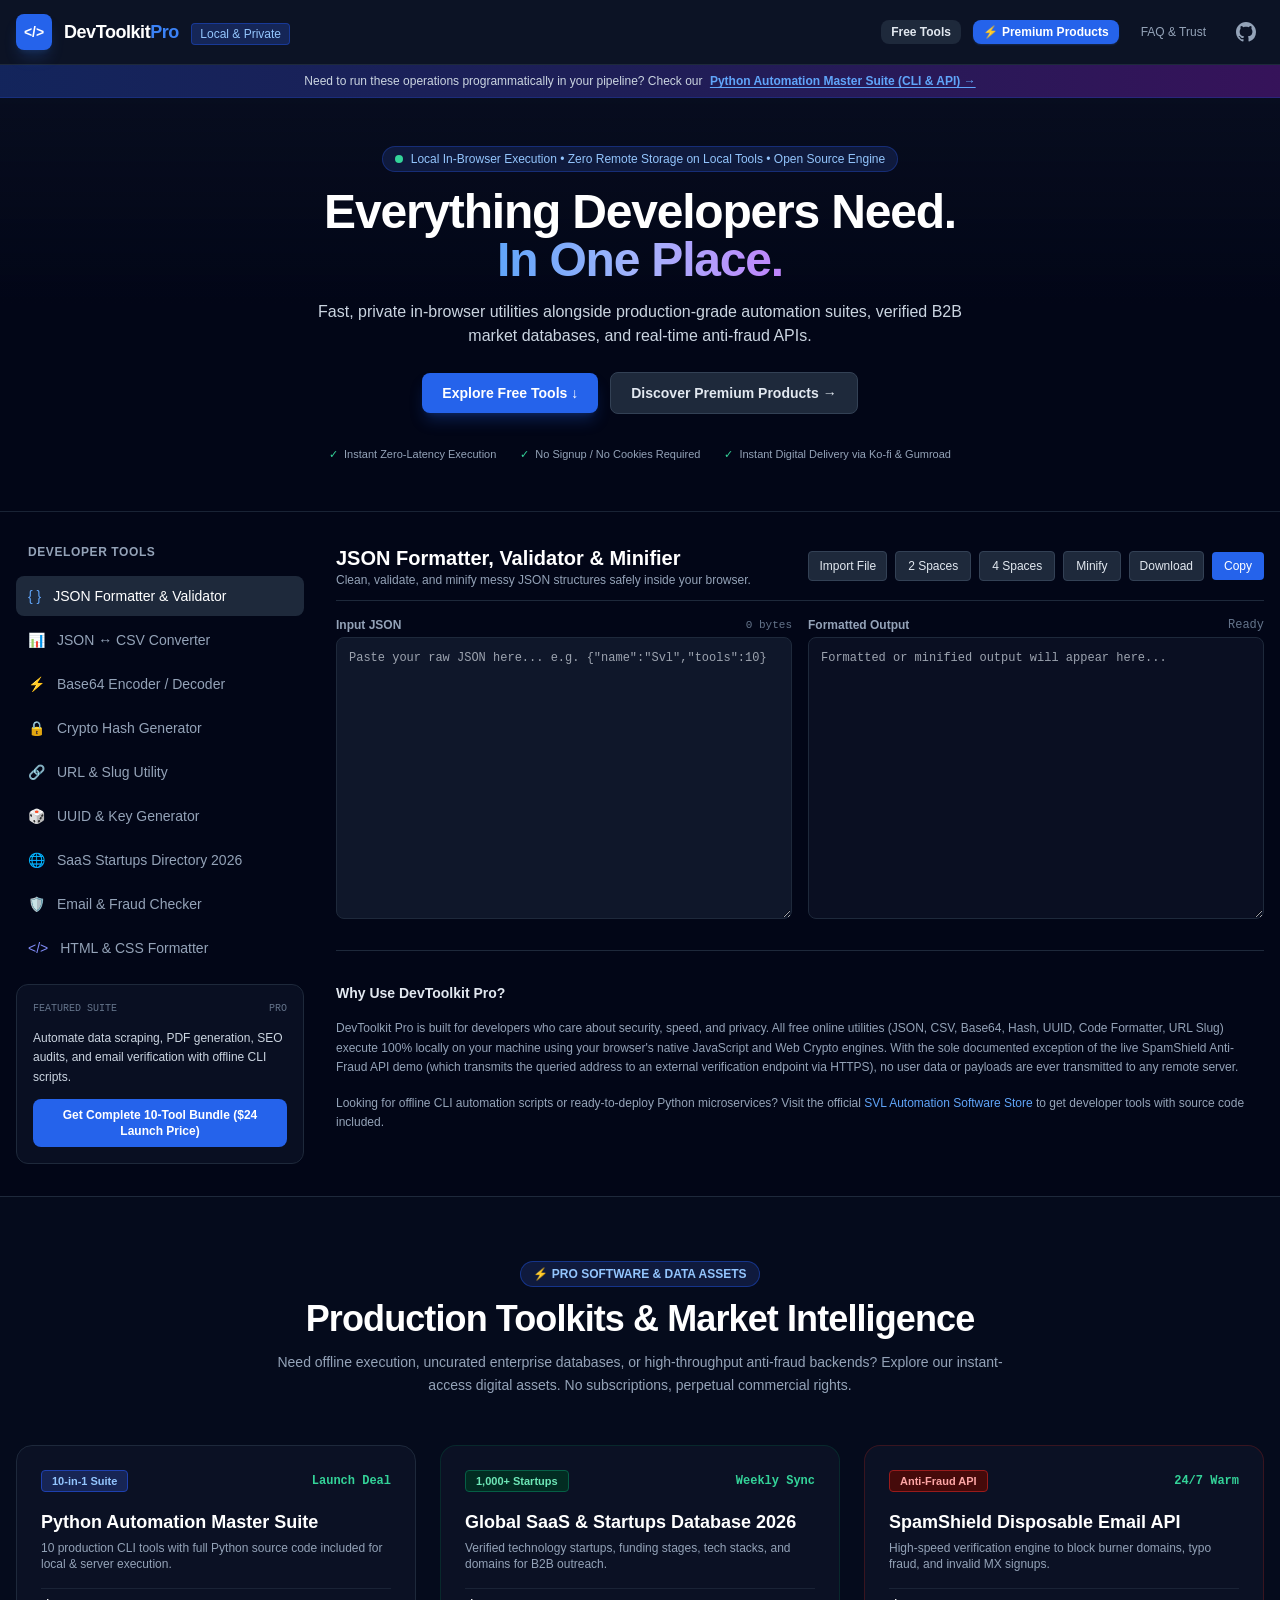
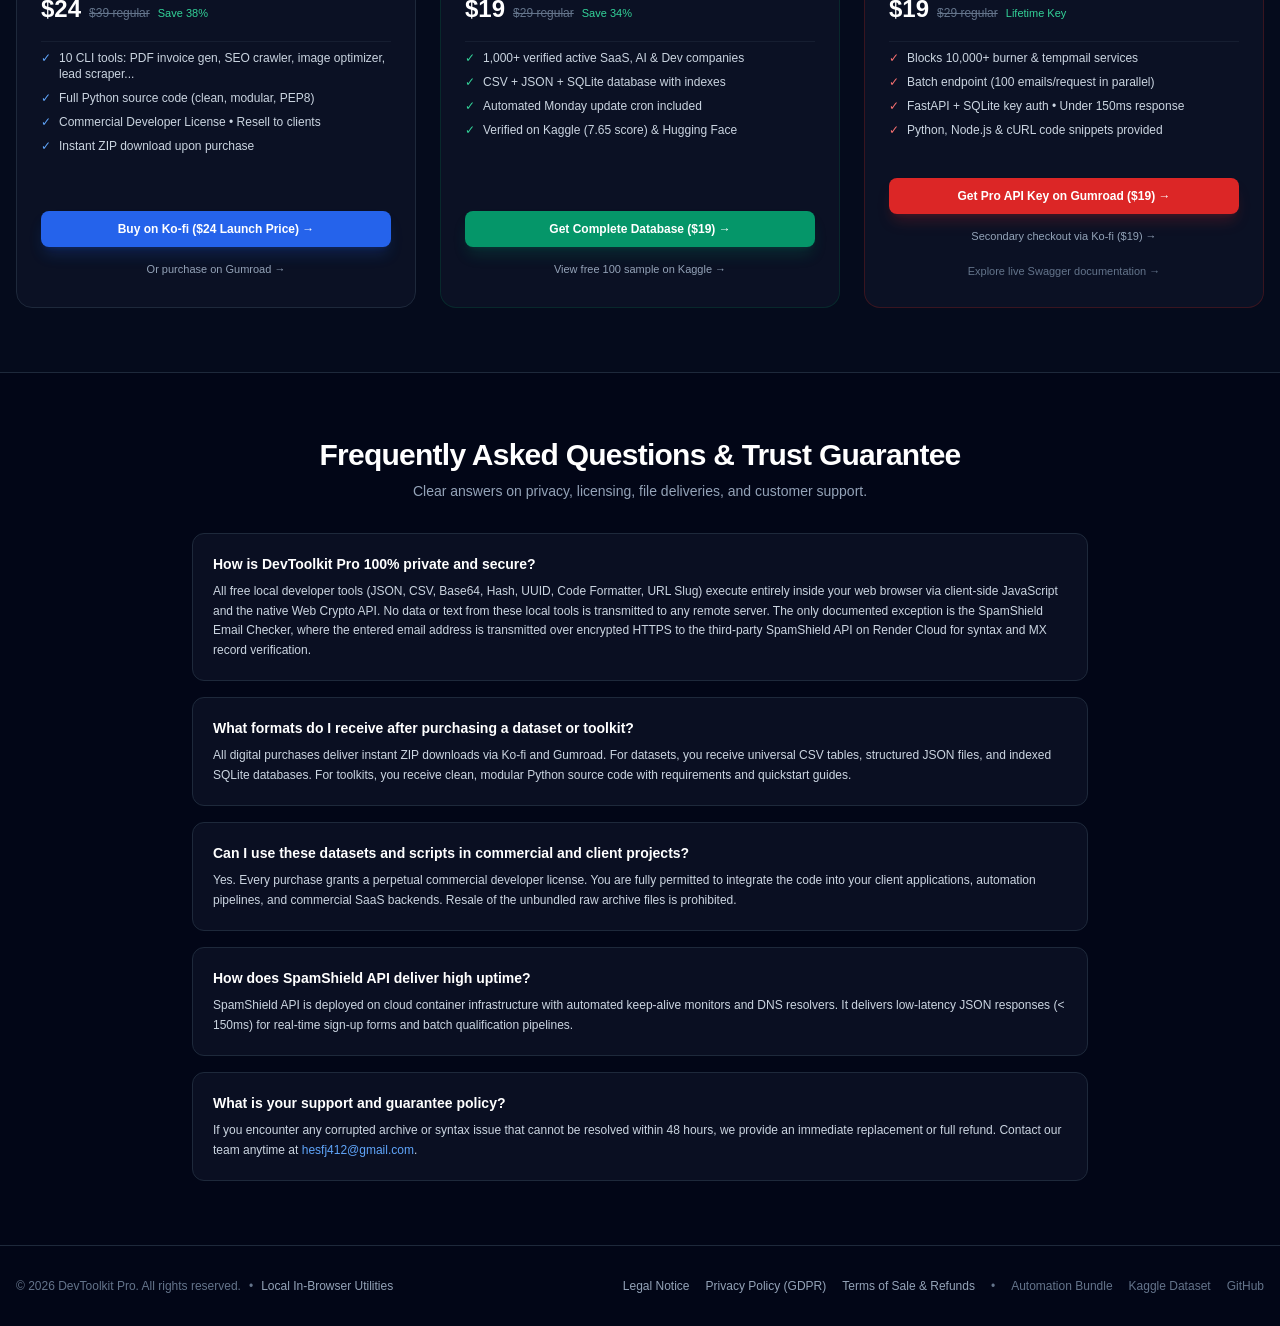
<file: index.html>
<!DOCTYPE html>
<html lang="en" class="dark">
<head>
  <meta charset="UTF-8">
  <meta name="viewport" content="width=device-width, initial-scale=1.0">
  <!-- Content Security Policy (Meta-tag Implementation):
       - default-src 'self': Restricts fallback resource origins to own domain.
       - script-src 'self' 'unsafe-inline': Permits local scripts (startups-data.js) and application inline scripts; eliminates 'unsafe-eval' thanks to precompiled Tailwind CSS. Note: 'unsafe-inline' allows inline script execution and does not protect against DOM/inline XSS.
       - style-src 'self' 'unsafe-inline': Permits local styles.css and inline style blocks.
       - img-src 'self' data: https:: Permits local, data URI, and HTTPS images.
       - connect-src 'self' https://spamshield-api-8kdt.onrender.com: Authorizes SpamShield email verification fetch API.
       - font-src 'self' data:: Permits system and data fonts.
       - object-src 'none': Disallows plugins.
       - base-uri 'self': Prevents <base> hijacking.
       - form-action 'self' https://ko-fi.com https://gumroad.com: Restricts HTML <form action="..."> targets (note: does not restrict standard <a href> navigation).
       * Note on GitHub Pages limitation: Meta tags cannot enforce 'frame-ancestors', 'report-uri', or 'sandbox'. -->
  <meta http-equiv="Content-Security-Policy" content="default-src 'self'; script-src 'self' 'unsafe-inline'; style-src 'self' 'unsafe-inline'; img-src 'self' data: https:; connect-src 'self' https://spamshield-api-8kdt.onrender.com; font-src 'self' data:; object-src 'none'; base-uri 'self'; form-action 'self' https://ko-fi.com https://gumroad.com;">
  <title>DevToolkit Pro | Developer Utilities, SaaS Startups Directory 2026 & Email Fraud Checker</title>
  <meta name="description" content="Free in-browser developer utilities: JSON formatter, JSON to CSV converter, Base64 encoder, SHA256 generator, Global SaaS Startups Directory 2026, and live Disposable Email & Fraud Checker API.">
  <meta name="keywords" content="json formatter online, json to csv, base64 encoder decoder, sha256 generator, saas startups directory 2026, tech companies database, disposable email checker, anti-fraud api, developer tools">
  <link rel="icon" type="image/svg+xml" href="favicon.svg">
  <link rel="canonical" href="https://svl550.github.io/dev-tools-hub/">

  <!-- Open Graph / Facebook -->
  <meta property="og:type" content="website">
  <meta property="og:url" content="https://svl550.github.io/dev-tools-hub/">
  <meta property="og:title" content="DevToolkit Pro | Fast, Private, Offline-Ready Developer Utilities">
  <meta property="og:description" content="9 high-performance developer tools in one web app. Local tools run 100% client-side with zero data collection; SpamShield connects to an external fraud verification API.">
  <meta property="og:image" content="https://svl550.github.io/dev-tools-hub/og-image.png?v=2">
  <meta property="og:image:width" content="1200">
  <meta property="og:image:height" content="630">

  <!-- Twitter Cards -->
  <meta name="twitter:card" content="summary_large_image">
  <meta name="twitter:url" content="https://svl550.github.io/dev-tools-hub/">
  <meta name="twitter:title" content="DevToolkit Pro | Fast, Private, Offline-Ready Developer Utilities">
  <meta name="twitter:description" content="9 high-performance developer tools in one web app. Local tools run 100% client-side with zero data collection; SpamShield connects to an external fraud verification API.">
  <meta name="twitter:image" content="https://svl550.github.io/dev-tools-hub/og-image.png?v=2">

  <!-- Precompiled & Minified Tailwind CSS -->
  <link rel="stylesheet" href="styles.css">
  <script type="application/ld+json">
  {
    "@context": "https://schema.org",
    "@type": "WebApplication",
    "name": "DevToolkit Pro",
    "url": "https://svl550.github.io/dev-tools-hub/",
    "applicationCategory": "DeveloperApplication",
    "operatingSystem": "All",
    "offers": {
      "@type": "Offer",
      "price": "0",
      "priceCurrency": "USD"
    },
    "description": "Free in-browser developer utilities including JSON formatting, CSV conversion, Base64 encoding, cryptographic hashing, and UUID generation."
  }
  </script>
  <style>
    /* WCAG 2.2 AA Focus Visible styling for keyboard navigation */
    :focus-visible {
      outline: 2px solid #3b82f6 !important;
      outline-offset: 2px !important;
    }
  </style>
</head>
<body class="bg-slate-950 text-slate-100 min-h-screen flex flex-col font-sans antialiased selection:bg-blue-600 selection:text-white">

  <!-- Header -->
  <header class="border-b border-slate-800 bg-slate-900/80 backdrop-blur sticky top-0 z-50">
    <div class="max-w-7xl mx-auto px-3 sm:px-4 h-16 flex items-center justify-between">
      <div class="flex items-center space-x-2 sm:space-x-3 min-w-0">
        <div class="w-8 h-8 sm:w-9 sm:h-9 shrink-0 rounded-lg bg-blue-600 flex items-center justify-center font-bold text-xs sm:text-sm text-white shadow-lg shadow-blue-500/20">
          &lt;/&gt;
        </div>
        <div class="truncate">
          <span class="text-sm sm:text-lg font-bold tracking-tight text-white whitespace-nowrap">DevToolkit<span class="text-blue-500">Pro</span></span>
          <span class="hidden sm:inline-block ml-2 px-2 py-0.5 text-xs rounded bg-blue-900/50 text-blue-300 border border-blue-700/50">Local &amp; Private</span>
        </div>
      </div>
      
      <div class="flex items-center space-x-1.5 sm:space-x-3 shrink-0">
        <a href="#tools-section" class="px-2 sm:px-2.5 py-1 text-xs font-semibold rounded-lg bg-slate-800 hover:bg-slate-700 text-slate-200 transition whitespace-nowrap">
          <span class="hidden sm:inline">Free </span>Tools
        </a>
        <a href="#premium-section" class="px-2 sm:px-2.5 py-1 text-xs font-semibold rounded-lg bg-blue-600 hover:bg-blue-500 text-white transition shadow-sm shadow-blue-500/20 whitespace-nowrap inline-flex items-center space-x-1">
          <span>⚡</span>
          <span class="hidden sm:inline"> Premium Products</span>
          <span class="sm:hidden"> Pro</span>
        </a>
        <a href="#faq-section" class="hidden md:inline-block px-2.5 py-1 text-xs text-slate-400 hover:text-slate-200 transition">
          FAQ &amp; Trust
        </a>
        <a href="https://github.com/Svl550/awesome-automation-tools" target="_blank" rel="noopener" class="p-1.5 sm:p-2 text-slate-400 hover:text-white transition" aria-label="GitHub">
          <svg class="w-5 h-5 fill-current" viewBox="0 0 24 24"><path d="M12 0C5.37 0 0 5.37 0 12c0 5.31 3.435 9.795 8.205 11.385.6.105.825-.255.825-.57 0-.285-.015-1.23-.015-2.235-3.015.555-3.795-.735-4.035-1.41-.135-.345-.72-1.41-1.23-1.695-.42-.225-1.02-.78-.015-.795.945-.015 1.62.87 1.845 1.23 1.08 1.815 2.805 1.305 3.495.99.105-.78.42-1.305.765-1.605-2.67-.3-5.46-1.335-5.46-5.925 0-1.305.465-2.385 1.23-3.225-.12-.3-.54-1.53.12-3.18 0 0 1.005-.315 3.3 1.23.96-.27 1.98-.405 3-.405s2.04.135 3 .405c2.295-1.56 3.3-1.23 3.3-1.23.66 1.65.24 2.88.12 3.18.765.84 1.23 1.905 1.23 3.225 0 4.605-2.805 5.625-5.475 5.925.435.375.81 1.095.81 2.22 0 1.605-.015 2.895-.015 3.3 0 .315.225.69.825.57A12.02 12.02 0 0024 12c0-6.63-5.37-12-12-12z"/></svg>
        </a>
      </div>
    </div>
  </header>

  <!-- Notification Banner (Gumroad Upsell) -->
  <div class="bg-gradient-to-r from-blue-900/60 via-indigo-900/60 to-purple-900/60 border-b border-blue-800/40 px-4 py-2 text-center text-xs text-slate-300">
    Need to run these operations programmatically in your pipeline? Check our 
    <a href="https://ko-fi.com/s/05e0bbb484" target="_blank" rel="noopener" class="font-semibold text-blue-400 hover:text-blue-300 underline underline-offset-2 ml-1">
      Python Automation Master Suite (CLI & API) &rarr;
    </a>
  </div>

  <!-- Hero Section -->
  <section class="border-b border-slate-800/80 bg-gradient-to-b from-slate-900/40 via-slate-950 to-slate-950 py-12 px-4">
    <div class="max-w-5xl mx-auto text-center space-y-4">
      <div class="inline-flex items-center space-x-2 px-3 py-1 rounded-full bg-blue-950/60 border border-blue-800/50 text-blue-300 text-xs font-medium">
        <span class="w-2 h-2 rounded-full bg-emerald-400 animate-pulse"></span>
        <span>Local In-Browser Execution &bull; Zero Remote Storage on Local Tools &bull; Open Source Engine</span>
      </div>
      <h1 class="text-3xl sm:text-5xl font-extrabold tracking-tight text-white max-w-3xl mx-auto leading-tight">
        Everything Developers Need. <br class="hidden sm:inline"><span class="text-transparent bg-clip-text bg-gradient-to-r from-blue-400 via-indigo-300 to-purple-400">In One Place.</span>
      </h1>
      <p class="text-sm sm:text-base text-slate-300 max-w-2xl mx-auto leading-relaxed">
        Fast, private in-browser utilities alongside production-grade automation suites, verified B2B market databases, and real-time anti-fraud APIs.
      </p>
      <div class="flex flex-wrap items-center justify-center gap-3 pt-2">
        <a href="#tools-section" class="px-5 py-2.5 text-xs sm:text-sm font-semibold rounded-lg bg-blue-600 hover:bg-blue-500 text-white shadow-lg shadow-blue-600/25 transition">
          Explore Free Tools &darr;
        </a>
        <a href="#premium-section" class="px-5 py-2.5 text-xs sm:text-sm font-semibold rounded-lg bg-slate-800 hover:bg-slate-700 text-slate-200 border border-slate-700 transition">
          Discover Premium Products &rarr;
        </a>
      </div>
      <div class="flex flex-wrap items-center justify-center gap-6 pt-4 text-[11px] text-slate-400">
        <span class="flex items-center space-x-1.5"><span class="text-emerald-400">✓</span><span>Instant Zero-Latency Execution</span></span>
        <span class="flex items-center space-x-1.5"><span class="text-emerald-400">✓</span><span>No Signup / No Cookies Required</span></span>
        <span class="flex items-center space-x-1.5"><span class="text-emerald-400">✓</span><span>Instant Digital Delivery via Ko-fi &amp; Gumroad</span></span>
      </div>
    </div>
  </section>

  <!-- Main Container -->
  <main id="tools-section" class="max-w-7xl mx-auto px-4 py-8 flex-1 w-full grid grid-cols-1 lg:grid-cols-12 gap-8">
    
    <!-- Sidebar / Tool Navigation -->
    <aside class="lg:col-span-3">
      <div class="sticky top-24 space-y-4">
        <h2 class="text-xs font-semibold uppercase tracking-wider text-slate-400 px-3">Developer Tools</h2>
        <nav class="space-y-1" id="tool-nav" role="tablist" aria-label="Developer utilities" aria-orientation="vertical">
          <button id="tab-btn-json" role="tab" aria-selected="true" tabindex="0" aria-controls="tool-json" data-target="tool-json" class="tool-tab-btn active w-full flex items-center space-x-3 px-3 py-2.5 rounded-lg text-sm font-medium transition text-left">
            <span class="text-blue-400">{ }</span>
            <span>JSON Formatter & Validator</span>
          </button>
          <button id="tab-btn-csv" role="tab" aria-selected="false" tabindex="-1" aria-controls="tool-csv" data-target="tool-csv" class="tool-tab-btn w-full flex items-center space-x-3 px-3 py-2.5 rounded-lg text-sm font-medium transition text-left">
            <span class="text-emerald-400">📊</span>
            <span>JSON &harr; CSV Converter</span>
          </button>
          <button id="tab-btn-base64" role="tab" aria-selected="false" tabindex="-1" aria-controls="tool-base64" data-target="tool-base64" class="tool-tab-btn w-full flex items-center space-x-3 px-3 py-2.5 rounded-lg text-sm font-medium transition text-left">
            <span class="text-amber-400">⚡</span>
            <span>Base64 Encoder / Decoder</span>
          </button>
          <button id="tab-btn-hash" role="tab" aria-selected="false" tabindex="-1" aria-controls="tool-hash" data-target="tool-hash" class="tool-tab-btn w-full flex items-center space-x-3 px-3 py-2.5 rounded-lg text-sm font-medium transition text-left">
            <span class="text-purple-400">🔒</span>
            <span>Crypto Hash Generator</span>
          </button>
          <button id="tab-btn-url" role="tab" aria-selected="false" tabindex="-1" aria-controls="tool-url" data-target="tool-url" class="tool-tab-btn w-full flex items-center space-x-3 px-3 py-2.5 rounded-lg text-sm font-medium transition text-left">
            <span class="text-cyan-400">🔗</span>
            <span>URL & Slug Utility</span>
          </button>
          <button id="tab-btn-uuid" role="tab" aria-selected="false" tabindex="-1" aria-controls="tool-uuid" data-target="tool-uuid" class="tool-tab-btn w-full flex items-center space-x-3 px-3 py-2.5 rounded-lg text-sm font-medium transition text-left">
            <span class="text-rose-400">🎲</span>
            <span>UUID & Key Generator</span>
          </button>
          <button id="tab-btn-saas" role="tab" aria-selected="false" tabindex="-1" aria-controls="tool-saas" data-target="tool-saas" class="tool-tab-btn w-full flex items-center space-x-3 px-3 py-2.5 rounded-lg text-sm font-medium transition text-left">
            <span class="text-emerald-400">🌐</span>
            <span>SaaS Startups Directory 2026</span>
          </button>
          <button id="tab-btn-spamshield" role="tab" aria-selected="false" tabindex="-1" aria-controls="tool-spamshield" data-target="tool-spamshield" class="tool-tab-btn w-full flex items-center space-x-3 px-3 py-2.5 rounded-lg text-sm font-medium transition text-left">
            <span class="text-red-400">🛡️</span>
            <span>Email &amp; Fraud Checker</span>
          </button>
          <button id="tab-btn-codeformat" role="tab" aria-selected="false" tabindex="-1" aria-controls="tool-codeformat" data-target="tool-codeformat" class="tool-tab-btn w-full flex items-center space-x-3 px-3 py-2.5 rounded-lg text-sm font-medium transition text-left">
            <span class="text-indigo-400">&lt;/&gt;</span>
            <span>HTML &amp; CSS Formatter</span>
          </button>
        </nav>

        <!-- Monetization Slot 1: Sponsor / Ad / Product Card -->
        <div class="mt-8 p-4 rounded-xl border border-slate-800 bg-slate-900/60 text-xs text-slate-400 space-y-3">
          <div class="flex items-center justify-between text-slate-500 font-mono text-[10px]">
            <span>FEATURED SUITE</span>
            <span>PRO</span>
          </div>
          <p class="text-slate-300 font-medium leading-relaxed">
            Automate data scraping, PDF generation, SEO audits, and email verification with offline CLI scripts.
          </p>
          <a href="https://ko-fi.com/s/05e0bbb484" target="_blank" rel="noopener" class="block w-full py-2 px-3 text-center bg-blue-600 hover:bg-blue-500 text-white font-semibold rounded-lg transition">
            Get Complete 10-Tool Bundle ($24 Launch Price)
          </a>
        </div>
      </div>
    </aside>

    <!-- Main Tool Content -->
    <section class="lg:col-span-9 space-y-6">

      <!-- TOOL 1: JSON Formatter & Validator -->
      <article id="tool-json" role="tabpanel" aria-labelledby="tab-btn-json" class="tool-card space-y-4">
        <div class="flex flex-col sm:flex-row sm:items-center justify-between gap-2 border-b border-slate-800 pb-3">
          <div>
            <h1 class="text-xl font-bold text-white">JSON Formatter, Validator & Minifier</h1>
            <p class="text-xs text-slate-400">Clean, validate, and minify messy JSON structures safely inside your browser.</p>
          </div>
          <div class="flex flex-wrap items-center gap-2">
            <input type="file" id="json-file-input" accept=".json,application/json" class="hidden" aria-label="Import JSON file">
            <button id="btn-json-import" type="button" class="px-2.5 py-1.5 text-xs bg-slate-800 hover:bg-slate-700 text-slate-200 rounded font-medium border border-slate-700 transition" aria-label="Import JSON file">Import File</button>
            <button id="btn-json-format-2" class="px-3 py-1.5 text-xs bg-slate-800 hover:bg-slate-700 text-slate-200 rounded font-medium border border-slate-700 transition" aria-label="Format JSON with 2 spaces indentation">2 Spaces</button>
            <button id="btn-json-format-4" class="px-3 py-1.5 text-xs bg-slate-800 hover:bg-slate-700 text-slate-200 rounded font-medium border border-slate-700 transition" aria-label="Format JSON with 4 spaces indentation">4 Spaces</button>
            <button id="btn-json-minify" class="px-3 py-1.5 text-xs bg-slate-800 hover:bg-slate-700 text-slate-200 rounded font-medium border border-slate-700 transition" aria-label="Minify JSON">Minify</button>
            <button id="btn-json-download" type="button" class="px-2.5 py-1.5 text-xs bg-slate-800 hover:bg-slate-700 text-slate-200 rounded font-medium border border-slate-700 transition" aria-label="Download formatted JSON file">Download</button>
            <button id="btn-json-copy" class="px-3 py-1.5 text-xs bg-blue-600 hover:bg-blue-500 text-white rounded font-medium transition" aria-label="Copy formatted JSON output">Copy</button>
          </div>
        </div>

        <div class="grid grid-cols-1 md:grid-cols-2 gap-4">
          <div>
            <div class="flex items-center justify-between mb-1">
              <label for="json-input" class="text-xs font-semibold text-slate-400">Input JSON</label>
              <span id="json-size-info" class="text-[11px] text-slate-500 font-mono">0 bytes</span>
            </div>
            <textarea id="json-input" rows="16" placeholder='Paste your raw JSON here... e.g. {"name":"Svl","tools":10}' class="w-full bg-slate-900 border border-slate-800 rounded-lg p-3 font-mono text-xs text-slate-200 focus:outline-none focus:border-blue-500 resize-y"></textarea>
          </div>
          <div>
            <div class="flex items-center justify-between mb-1">
              <label for="json-output" class="text-xs font-semibold text-slate-400">Formatted Output</label>
              <span id="json-status" class="text-xs text-slate-500 font-mono">Ready</span>
            </div>
            <textarea id="json-output" readonly rows="16" placeholder="Formatted or minified output will appear here..." aria-label="Formatted JSON output" class="w-full bg-slate-900/60 border border-slate-800 rounded-lg p-3 font-mono text-xs text-slate-300 focus:outline-none resize-y"></textarea>
          </div>
        </div>
      </article>

      <!-- TOOL 2: JSON <-> CSV Converter -->
      <article id="tool-csv" role="tabpanel" aria-labelledby="tab-btn-csv" class="tool-card hidden space-y-4">
        <div class="flex flex-col sm:flex-row sm:items-center justify-between gap-2 border-b border-slate-800 pb-3">
          <div>
            <h2 class="text-xl font-bold text-white">JSON to CSV / CSV to JSON Converter</h2>
            <p class="text-xs text-slate-400">Convert array data between JSON and CSV formats with live tabular preview.</p>
          </div>
          <div class="flex items-center space-x-2">
            <button id="btn-to-csv" class="px-3 py-1.5 text-xs bg-blue-600 hover:bg-blue-500 text-white rounded font-medium transition" aria-label="Convert JSON to CSV format">Convert to CSV</button>
            <button id="btn-to-json" class="px-3 py-1.5 text-xs bg-emerald-600 hover:bg-emerald-500 text-white rounded font-medium transition" aria-label="Convert CSV to JSON format">Convert to JSON</button>
            <button id="btn-download-csv" class="px-3 py-1.5 text-xs bg-slate-800 hover:bg-slate-700 text-slate-200 rounded font-medium border border-slate-700 transition" aria-label="Download converted CSV or JSON file">Download File</button>
          </div>
        </div>

        <div class="grid grid-cols-1 md:grid-cols-2 gap-4">
          <div>
            <label for="csv-input" class="block text-xs font-semibold text-slate-400 mb-1">Input Data (JSON Array or Raw CSV)</label>
            <textarea id="csv-input" rows="16" placeholder='[&#10;  {"id": 1, "product": "SpamShield", "price": 14},&#10;  {"id": 2, "product": "SEO Auditor", "price": 9}&#10;]' class="w-full bg-slate-900 border border-slate-800 rounded-lg p-3 font-mono text-xs text-slate-200 focus:outline-none focus:border-blue-500 resize-y"></textarea>
          </div>
          <div>
            <div class="flex items-center justify-between mb-1">
              <label for="csv-output" class="text-xs font-semibold text-slate-400">Converted Result</label>
              <button id="btn-copy-csv" class="inline-flex items-center justify-center min-h-[28px] px-2.5 py-1 rounded text-xs text-blue-400 hover:text-blue-300 hover:bg-slate-800 font-medium transition" aria-label="Copy converted CSV or JSON output">Copy output</button>
            </div>
            <textarea id="csv-output" readonly rows="16" placeholder="Result will appear here..." aria-label="Converted CSV or JSON output" class="w-full bg-slate-900/60 border border-slate-800 rounded-lg p-3 font-mono text-xs text-slate-300 focus:outline-none resize-y"></textarea>
          </div>
        </div>
      </article>

      <!-- TOOL 3: Base64 Encoder / Decoder -->
      <article id="tool-base64" role="tabpanel" aria-labelledby="tab-btn-base64" class="tool-card hidden space-y-4">
        <div class="flex flex-col sm:flex-row sm:items-center justify-between gap-2 border-b border-slate-800 pb-3">
          <div>
            <h2 class="text-xl font-bold text-white">Base64 Encoder & Decoder</h2>
            <p class="text-xs text-slate-400">Encode standard text into Base64 or decode Base64 back to readable text (Full UTF-8 & Emoji support).</p>
          </div>
          <div class="flex items-center space-x-2">
            <button id="btn-b64-encode" class="px-3 py-1.5 text-xs bg-blue-600 hover:bg-blue-500 text-white rounded font-medium transition" aria-label="Encode text to Base64">Encode</button>
            <button id="btn-b64-decode" class="px-3 py-1.5 text-xs bg-amber-600 hover:bg-amber-500 text-white rounded font-medium transition" aria-label="Decode Base64 to text">Decode</button>
            <button id="btn-b64-copy" class="px-3 py-1.5 text-xs bg-slate-800 hover:bg-slate-700 text-slate-200 rounded font-medium border border-slate-700 transition" aria-label="Copy Base64 output">Copy</button>
          </div>
        </div>

        <div class="grid grid-cols-1 md:grid-cols-2 gap-4">
          <div>
            <div class="flex justify-between text-xs text-slate-400 mb-1">
              <label for="b64-input" class="font-semibold text-slate-400">Input Text</label>
              <span id="b64-input-len" class="text-slate-500 text-[11px]">Raw text or Base64 string</span>
            </div>
            <textarea id="b64-input" rows="14" placeholder="Enter text or base64 string..." class="w-full bg-slate-900 border border-slate-800 rounded-lg p-3 font-mono text-xs text-slate-200 focus:outline-none focus:border-blue-500 resize-y"></textarea>
          </div>
          <div>
            <div class="flex justify-between text-xs text-slate-400 mb-1">
              <label for="b64-output" class="font-semibold text-slate-400">Output Result</label>
              <span id="b64-status-msg" class="text-slate-500 text-[11px]">Ready</span>
            </div>
            <textarea id="b64-output" readonly rows="14" placeholder="Encoded or decoded string..." aria-label="Base64 encoded or decoded output" class="w-full bg-slate-900/60 border border-slate-800 rounded-lg p-3 font-mono text-xs text-slate-300 focus:outline-none resize-y"></textarea>
          </div>
        </div>
      </article>

      <!-- TOOL 4: Hash Generator -->
      <article id="tool-hash" role="tabpanel" aria-labelledby="tab-btn-hash" class="tool-card hidden space-y-4">
        <div class="flex flex-col sm:flex-row sm:items-center justify-between gap-2 border-b border-slate-800 pb-3">
          <div>
            <div class="flex items-center space-x-2">
              <h2 class="text-xl font-bold text-white">Cryptographic Hash Generator (SHA-256, SHA-512, SHA-1)</h2>
              <span id="hash-loading-badge" class="hidden px-2 py-0.5 text-[11px] font-semibold rounded bg-purple-950/80 text-purple-300 border border-purple-800 animate-pulse">Computing hash...</span>
            </div>
            <p class="text-xs text-slate-400">Compute cryptographic checksums in real-time using standard Web Crypto primitives.</p>
          </div>
          <div class="flex items-center space-x-2">
            <input type="file" id="hash-file-input" class="hidden" aria-label="Upload file to compute hashes">
            <button id="btn-hash-file" type="button" class="inline-flex items-center justify-center min-h-[28px] px-3 py-1.5 text-xs bg-slate-800 hover:bg-slate-700 text-slate-200 rounded font-medium border border-slate-700 transition flex items-center space-x-1.5" aria-label="Upload file to compute cryptographic hashes">
              <svg class="w-3.5 h-3.5 text-purple-400" fill="none" stroke="currentColor" viewBox="0 0 24 24"><path stroke-linecap="round" stroke-linejoin="round" stroke-width="2" d="M4 16v1a3 3 0 003 3h10a3 3 0 003-3v-1m-4-8l-4-4m0 0L8 8m4-4v12"/></svg>
              <span>Upload File to Hash</span>
            </button>
          </div>
        </div>

        <div class="space-y-4">
          <div>
            <div class="flex justify-between text-xs text-slate-400 mb-1">
              <label for="hash-input" class="font-semibold text-slate-400">Input String or File</label>
              <span id="hash-input-info" class="text-slate-500 text-[11px]">Raw text or uploaded file</span>
            </div>
            <textarea id="hash-input" rows="3" placeholder="Type or paste any string to hash..." class="w-full bg-slate-900 border border-slate-800 rounded-lg p-3 font-mono text-xs text-slate-200 focus:outline-none focus:border-purple-500"></textarea>
          </div>

          <div class="space-y-3">
            <div>
              <div class="flex items-center justify-between text-xs text-slate-400 mb-1">
                <label for="out-sha256" class="font-semibold text-purple-400">SHA-256 (Standard)</label>
                <button class="btn-copy-val inline-flex items-center justify-center min-h-[28px] min-w-[28px] px-2 py-0.5 rounded text-xs text-blue-400 hover:text-blue-300 hover:bg-slate-800 font-medium transition" data-for="out-sha256" aria-label="Copy SHA-256 hash">Copy</button>
              </div>
              <input type="text" readonly id="out-sha256" aria-label="SHA-256 hash output" class="w-full bg-slate-900/80 border border-slate-800 rounded px-3 py-2 text-xs font-mono text-slate-300">
            </div>

            <div>
              <div class="flex items-center justify-between text-xs text-slate-400 mb-1">
                <label for="out-sha512" class="font-semibold text-purple-400">SHA-512 (High Security)</label>
                <button class="btn-copy-val inline-flex items-center justify-center min-h-[28px] min-w-[28px] px-2 py-0.5 rounded text-xs text-blue-400 hover:text-blue-300 hover:bg-slate-800 font-medium transition" data-for="out-sha512" aria-label="Copy SHA-512 hash">Copy</button>
              </div>
              <input type="text" readonly id="out-sha512" aria-label="SHA-512 hash output" class="w-full bg-slate-900/80 border border-slate-800 rounded px-3 py-2 text-xs font-mono text-slate-300">
            </div>

            <div>
              <div class="flex items-center justify-between text-xs text-slate-400 mb-1">
                <label for="out-sha1" class="font-semibold text-purple-400">SHA-1 (Legacy)</label>
                <button class="btn-copy-val inline-flex items-center justify-center min-h-[28px] min-w-[28px] px-2 py-0.5 rounded text-xs text-blue-400 hover:text-blue-300 hover:bg-slate-800 font-medium transition" data-for="out-sha1" aria-label="Copy SHA-1 hash">Copy</button>
              </div>
              <input type="text" readonly id="out-sha1" aria-label="SHA-1 hash output" class="w-full bg-slate-900/80 border border-slate-800 rounded px-3 py-2 text-xs font-mono text-slate-300">
            </div>
          </div>
        </div>
      </article>

      <!-- TOOL 5: URL & Slug Utility -->
      <article id="tool-url" role="tabpanel" aria-labelledby="tab-btn-url" class="tool-card hidden space-y-4">
        <div class="border-b border-slate-800 pb-3">
          <h2 class="text-xl font-bold text-white">URL Encoder, Decoder & SEO Slug Generator</h2>
          <p class="text-xs text-slate-400">Clean strings for web addresses, encode URI components, or build SEO-friendly slugs.</p>
        </div>

        <div class="space-y-4">
          <div>
            <label for="url-input" class="block text-xs font-semibold text-slate-400 mb-1">Input Text / URL</label>
            <input type="text" id="url-input" placeholder="e.g. My Awesome Automation Tool #2026 / test?q=hello world" class="w-full bg-slate-900 border border-slate-800 rounded-lg p-3 text-xs text-slate-200 focus:outline-none focus:border-blue-500 font-mono">
          </div>

          <div class="grid grid-cols-1 gap-3">
            <div>
              <div class="flex justify-between text-xs text-slate-400 mb-1">
                <label for="out-slug" class="font-semibold text-cyan-400">SEO URL Slug</label>
                <button class="btn-copy-val inline-flex items-center justify-center min-h-[28px] min-w-[28px] px-2 py-0.5 rounded text-xs text-blue-400 hover:text-blue-300 hover:bg-slate-800 font-medium transition" data-for="out-slug" aria-label="Copy SEO URL slug">Copy</button>
              </div>
              <input type="text" readonly id="out-slug" aria-label="SEO URL slug output" class="w-full bg-slate-900/80 border border-slate-800 rounded px-3 py-2 text-xs font-mono text-slate-300">
            </div>

            <div>
              <div class="flex justify-between text-xs text-slate-400 mb-1">
                <label for="out-url-encode" class="font-semibold text-cyan-400">encodeURIComponent (Safe Parameters)</label>
                <button class="btn-copy-val inline-flex items-center justify-center min-h-[28px] min-w-[28px] px-2 py-0.5 rounded text-xs text-blue-400 hover:text-blue-300 hover:bg-slate-800 font-medium transition" data-for="out-url-encode" aria-label="Copy URL-encoded string">Copy</button>
              </div>
              <input type="text" readonly id="out-url-encode" aria-label="URL-encoded string output" class="w-full bg-slate-900/80 border border-slate-800 rounded px-3 py-2 text-xs font-mono text-slate-300">
            </div>

            <div>
              <div class="flex justify-between text-xs text-slate-400 mb-1">
                <label for="out-url-decode" class="font-semibold text-cyan-400">decodeURIComponent (Decoded URL)</label>
                <button class="btn-copy-val inline-flex items-center justify-center min-h-[28px] min-w-[28px] px-2 py-0.5 rounded text-xs text-blue-400 hover:text-blue-300 hover:bg-slate-800 font-medium transition" data-for="out-url-decode" aria-label="Copy decoded URL string">Copy</button>
              </div>
              <input type="text" readonly id="out-url-decode" aria-label="Decoded URL string output" class="w-full bg-slate-900/80 border border-slate-800 rounded px-3 py-2 text-xs font-mono text-slate-300">
            </div>
          </div>
        </div>
      </article>

      <!-- TOOL 6: UUID & Password Generator -->
      <article id="tool-uuid" role="tabpanel" aria-labelledby="tab-btn-uuid" class="tool-card hidden space-y-4">
        <div class="flex flex-col sm:flex-row sm:items-center justify-between gap-2 border-b border-slate-800 pb-3">
          <div>
            <h2 class="text-xl font-bold text-white">UUID v4 & Random Secret Key Generator</h2>
            <p class="text-xs text-slate-400">Generate cryptographically secure random identifiers, API tokens, and passwords.</p>
          </div>
          <button id="btn-gen-all" class="px-4 py-2 bg-blue-600 hover:bg-blue-500 text-white rounded-lg text-xs font-semibold transition" aria-label="Regenerate all identifiers and keys">
            Regenerate All
          </button>
        </div>

        <div class="space-y-4">
          <div>
            <div class="flex justify-between text-xs text-slate-400 mb-1">
              <label for="out-uuid" class="font-semibold text-rose-400">UUID v4 (RFC 4122)</label>
              <button class="btn-copy-val inline-flex items-center justify-center min-h-[28px] min-w-[28px] px-2 py-0.5 rounded text-xs text-blue-400 hover:text-blue-300 hover:bg-slate-800 font-medium transition" data-for="out-uuid" aria-label="Copy UUID v4">Copy</button>
            </div>
            <input type="text" readonly id="out-uuid" aria-label="Generated UUID version 4" class="w-full bg-slate-900/80 border border-slate-800 rounded px-3 py-2 text-xs font-mono text-slate-300">
          </div>

          <div>
            <div class="flex justify-between text-xs text-slate-400 mb-1">
              <label for="out-hex-key" class="font-semibold text-rose-400">32-Byte Hex Token (API Secret Key)</label>
              <button class="btn-copy-val inline-flex items-center justify-center min-h-[28px] min-w-[28px] px-2 py-0.5 rounded text-xs text-blue-400 hover:text-blue-300 hover:bg-slate-800 font-medium transition" data-for="out-hex-key" aria-label="Copy 32-byte API secret key">Copy</button>
            </div>
            <input type="text" readonly id="out-hex-key" aria-label="Generated 32-byte API secret key" class="w-full bg-slate-900/80 border border-slate-800 rounded px-3 py-2 text-xs font-mono text-slate-300">
          </div>

          <!-- Strong Password Generator (Unbiased Rejection Sampling) -->
          <div class="p-3.5 bg-slate-900/60 border border-slate-800 rounded-lg space-y-3">
            <div class="flex items-center justify-between text-xs text-slate-400">
              <span class="font-semibold text-rose-400 flex items-center gap-1.5">
                <svg class="w-4 h-4 text-rose-400 inline" fill="none" stroke="currentColor" viewBox="0 0 24 24"><path stroke-linecap="round" stroke-linejoin="round" stroke-width="2" d="M12 15v2m-6 4h12a2 2 0 002-2v-6a2 2 0 00-2-2H6a2 2 0 00-2 2v6a2 2 0 002 2zm10-10V7a4 4 0 00-8 0v4h8z"/></svg>
                Strong Password (Unbiased Rejection Sampling)
              </span>
              <div class="flex items-center space-x-2">
                <button id="btn-gen-pwd" type="button" class="inline-flex items-center justify-center min-h-[28px] text-xs px-3 py-1 bg-slate-800 hover:bg-slate-700 text-slate-200 rounded border border-slate-700 transition font-medium" aria-label="Regenerate secure password">Regenerate</button>
                <button class="btn-copy-val inline-flex items-center justify-center min-h-[28px] min-w-[28px] px-2 py-0.5 rounded text-xs text-blue-400 hover:text-blue-300 hover:bg-slate-800 font-medium transition" data-for="out-password" aria-label="Copy generated password">Copy</button>
              </div>
            </div>

            <!-- Configuration controls -->
            <div class="grid grid-cols-1 md:grid-cols-2 gap-3 pt-1">
              <div>
                <label for="pwd-len-slider" class="flex justify-between text-xs text-slate-300 mb-1 cursor-pointer">
                  <span>Length: <strong id="pwd-len-val" class="text-rose-400 font-mono">24</strong> characters</span>
                  <span class="text-slate-500 text-[11px]">(8 - 128)</span>
                </label>
                <input type="range" id="pwd-len-slider" min="8" max="128" value="24" aria-label="Password length" class="w-full h-1.5 bg-slate-800 rounded-lg appearance-none cursor-pointer accent-rose-500">
              </div>

              <div>
                <span class="block text-xs text-slate-300 mb-1">Character sets:</span>
                <div class="grid grid-cols-2 gap-2 text-xs text-slate-300">
                  <label for="pwd-opt-lower" class="flex items-center space-x-1.5 cursor-pointer">
                    <input type="checkbox" id="pwd-opt-lower" checked class="rounded bg-slate-800 border-slate-700 text-rose-500 focus:ring-0">
                    <span>Lowercase (a-z)</span>
                  </label>
                  <label for="pwd-opt-upper" class="flex items-center space-x-1.5 cursor-pointer">
                    <input type="checkbox" id="pwd-opt-upper" checked class="rounded bg-slate-800 border-slate-700 text-rose-500 focus:ring-0">
                    <span>Uppercase (A-Z)</span>
                  </label>
                  <label for="pwd-opt-digits" class="flex items-center space-x-1.5 cursor-pointer">
                    <input type="checkbox" id="pwd-opt-digits" checked class="rounded bg-slate-800 border-slate-700 text-rose-500 focus:ring-0">
                    <span>Digits (0-9)</span>
                  </label>
                  <label for="pwd-opt-symbols" class="flex items-center space-x-1.5 cursor-pointer">
                    <input type="checkbox" id="pwd-opt-symbols" checked class="rounded bg-slate-800 border-slate-700 text-rose-500 focus:ring-0">
                    <span>Symbols (!@#$...)</span>
                  </label>
                </div>
              </div>
            </div>

            <!-- Password Output Field -->
            <div>
              <label for="out-password" class="sr-only">Generated secure password</label>
              <input type="text" readonly id="out-password" aria-label="Generated secure password output" class="w-full bg-slate-900 border border-slate-800 rounded px-3 py-2 text-xs font-mono text-slate-200 focus:outline-none focus:border-rose-500 select-all">
            </div>

            <!-- Entropy & Security Bar -->
            <div id="pwd-meta-bar" class="flex flex-col sm:flex-row sm:items-center justify-between text-xs text-slate-400 gap-1 pt-1 border-t border-slate-800/60">
              <div class="flex items-center space-x-2">
                <span>Estimated entropy:</span>
                <span id="pwd-entropy-bits" class="font-mono font-semibold text-rose-300">~157 bits</span>
                <span id="pwd-entropy-rating" class="px-2 py-0.5 rounded text-[11px] font-semibold bg-emerald-950/70 text-emerald-400 border border-emerald-800/60">Very strong (High security)</span>
              </div>
              <span class="text-[11px] text-slate-500">Web Crypto rejection sampling (zero modulo bias)</span>
            </div>

            <!-- Error message for 0 categories -->
            <div id="pwd-error-alert" class="hidden p-2 rounded bg-rose-950/50 border border-rose-800 text-rose-300 text-xs">
              Please select at least one character set to generate a password.
            </div>
          </div>
        </div>
      </article>

      <!-- TOOL 7: SaaS & AI Startups Directory 2026 (Free Sample) -->
      <article id="tool-saas" role="tabpanel" aria-labelledby="tab-btn-saas" class="tool-card hidden space-y-4">
        <div class="flex flex-col sm:flex-row sm:items-center justify-between gap-2 border-b border-slate-800 pb-3">
          <div>
            <div class="flex items-center space-x-2">
              <h1 class="text-xl font-bold text-white">Global SaaS & AI Startups Directory 2026</h1>
              <span class="px-2 py-0.5 text-xs font-semibold rounded bg-emerald-950/60 text-emerald-400 border border-emerald-800">100 Free Sample</span>
            </div>
            <p class="text-xs text-slate-400">Explore verified SaaS, AI, and developer tools startups. Filter by industry, funding, and country.</p>
          </div>
          <a href="https://ko-fi.com/s/9df9ae5778" target="_blank" rel="noopener" class="inline-flex items-center space-x-1.5 px-3 py-1.5 text-xs font-semibold rounded-lg bg-emerald-600 hover:bg-emerald-500 text-white transition shadow-sm">
            <span>Download Master Database (1,023 Startups) &rarr;</span>
          </a>
        </div>

        <!-- Banner Upsell -->
        <div class="p-3.5 bg-gradient-to-r from-emerald-950/40 via-slate-900 to-slate-900 border border-emerald-800/40 rounded-lg flex flex-col md:flex-row items-start md:items-center justify-between gap-3 text-xs">
          <div>
            <span class="font-bold text-emerald-300">Need full market intelligence?</span>
            <span class="text-slate-300 ml-1">Get verified tech stacks, direct executive LinkedIn profiles, funding amounts, and weekly auto-sync.</span>
          </div>
          <a href="https://ko-fi.com/s/9df9ae5778" target="_blank" rel="noopener" class="whitespace-nowrap px-3 py-1 bg-emerald-700 hover:bg-emerald-600 text-white font-semibold rounded transition">
            Get Complete Dataset ($19)
          </a>
        </div>

        <!-- Search & Filters -->
        <div class="grid grid-cols-1 sm:grid-cols-3 gap-3">
          <div>
            <label for="saas-search" class="block text-xs font-medium text-slate-400 mb-1">Search Startups or Keywords</label>
            <input type="text" id="saas-search" placeholder="e.g. OpenAI, Developer, France..." class="w-full bg-slate-900 border border-slate-800 rounded px-3 py-2 text-xs text-slate-200 focus:outline-none focus:border-emerald-500">
          </div>
          <div>
            <label for="saas-category" class="block text-xs font-medium text-slate-400 mb-1">Category Filter</label>
            <select id="saas-category" class="w-full bg-slate-900 border border-slate-800 rounded px-3 py-2 text-xs text-slate-200 focus:outline-none focus:border-emerald-500">
              <option value="">All Categories (100 sample startups)</option>
            </select>
          </div>
          <div>
            <label for="saas-country" class="block text-xs font-medium text-slate-400 mb-1">Country Filter</label>
            <select id="saas-country" class="w-full bg-slate-900 border border-slate-800 rounded px-3 py-2 text-xs text-slate-200 focus:outline-none focus:border-emerald-500">
              <option value="">All Countries</option>
            </select>
          </div>
        </div>

        <!-- Count indicator & Open Data Mirrors -->
        <div class="flex flex-col sm:flex-row sm:items-center justify-between gap-2 text-xs text-slate-400 px-1">
          <span id="saas-count-display">Showing 100 startups</span>
          <div class="flex flex-wrap items-center gap-2 text-[11px]">
            <span class="text-slate-500">Free Sample Mirrors:</span>
            <a href="https://www.kaggle.com/datasets/hesfjsq/global-saas-and-tech-startups-directory-2026" target="_blank" rel="noopener" class="px-2 py-0.5 rounded bg-slate-800 hover:bg-slate-700 text-cyan-300 border border-slate-700 transition">Kaggle</a>
            <a href="https://huggingface.co/datasets/Svl123/global-saas-startups-2026" target="_blank" rel="noopener" class="px-2 py-0.5 rounded bg-slate-800 hover:bg-slate-700 text-amber-300 border border-slate-700 transition">Hugging Face</a>
            <a href="https://github.com/Svl550/global-saas-database-2026-" target="_blank" rel="noopener" class="px-2 py-0.5 rounded bg-slate-800 hover:bg-slate-700 text-slate-200 border border-slate-700 transition">GitHub</a>
          </div>
        </div>

        <!-- Results Table -->
        <div class="overflow-x-auto border border-slate-800 rounded-lg max-h-[500px]">
          <table class="w-full text-left text-xs text-slate-300">
            <thead class="bg-slate-900 text-slate-400 uppercase text-[10px] tracking-wider sticky top-0 border-b border-slate-800">
              <tr>
                <th class="py-2.5 px-3 cursor-pointer hover:text-white select-none transition saas-sort-header" data-col="company_name">Company <span id="sort-icon-company_name" class="text-[9px] text-slate-500">↕</span></th>
                <th class="py-2.5 px-3 cursor-pointer hover:text-white select-none transition saas-sort-header" data-col="category">Category <span id="sort-icon-category" class="text-[9px] text-slate-500">↕</span></th>
                <th class="py-2.5 px-3 cursor-pointer hover:text-white select-none transition saas-sort-header" data-col="country">Country <span id="sort-icon-country" class="text-[9px] text-slate-500">↕</span></th>
                <th class="py-2.5 px-3 cursor-pointer hover:text-white select-none transition saas-sort-header" data-col="funding_stage">Stage <span id="sort-icon-funding_stage" class="text-[9px] text-slate-500">↕</span></th>
                <th class="py-2.5 px-3 cursor-pointer hover:text-white select-none transition saas-sort-header" data-col="headcount_estimate">Headcount <span id="sort-icon-headcount_estimate" class="text-[9px] text-slate-500">↕</span></th>
                <th class="py-2.5 px-3">Description</th>
              </tr>
            </thead>
            <tbody id="saas-table-body" class="divide-y divide-slate-800/60 bg-slate-950/40 font-normal">
              <!-- Rendered via JS -->
            </tbody>
          </table>
        </div>
      </article>

      <!-- TOOL 8: SpamShield Email & Fraud Checker (Live API Demo) -->
      <article id="tool-spamshield" role="tabpanel" aria-labelledby="tab-btn-spamshield" class="tool-card hidden space-y-4">
        <div class="flex flex-col sm:flex-row sm:items-center justify-between gap-2 border-b border-slate-800 pb-3">
          <div>
            <div class="flex items-center space-x-2">
              <h1 class="text-xl font-bold text-white">SpamShield Anti-Fraud &amp; Disposable Email Checker</h1>
              <span class="px-2 py-0.5 text-xs font-semibold rounded bg-red-950/60 text-red-300 border border-red-800">Live API Demo</span>
            </div>
            <p class="text-xs text-slate-400">Real-time email syntax, MX record, typo detection, and disposable burner domain verification powered by SpamShield API.</p>
          </div>
          <div class="flex flex-wrap items-center gap-2 shrink-0">
            <a href="https://svl.gumroad.com/l/ciupmk?layout=profile" target="_blank" rel="noopener" class="inline-flex items-center space-x-1.5 px-3 py-1.5 text-xs font-semibold rounded-lg bg-red-600 hover:bg-red-500 text-white transition shadow-sm">
              <span>Get Pro API Key ($19) &rarr;</span>
            </a>
            <a href="https://ko-fi.com/s/fda9dadd03" target="_blank" rel="noopener" class="inline-flex items-center space-x-1 px-2.5 py-1.5 text-xs font-medium rounded-lg bg-slate-800 hover:bg-slate-700 text-slate-300 border border-slate-700 transition">
              <span>Ko-fi</span>
            </a>
          </div>
        </div>

        <!-- Banner Upsell -->
        <div class="p-3.5 bg-gradient-to-r from-red-950/40 via-slate-900 to-slate-900 border border-red-800/40 rounded-lg flex flex-col md:flex-row items-start md:items-center justify-between gap-3 text-xs">
          <div>
            <span class="font-bold text-red-300">Stop fake signups &amp; burner accounts!</span>
            <span class="text-slate-300 ml-1">Integrate batch verification (100 emails/req) &amp; 10,000+ monthly checks into your SaaS backend.</span>
          </div>
          <a href="https://spamshield-api-8kdt.onrender.com/docs" target="_blank" rel="noopener" class="whitespace-nowrap px-3 py-1 bg-slate-800 hover:bg-slate-700 text-slate-200 border border-slate-700 font-semibold rounded transition">
            API Swagger Docs
          </a>
        </div>

        <!-- Input & Controls -->
        <div class="space-y-3">
          <div class="flex flex-col sm:flex-row gap-2">
            <div class="flex-1">
              <label for="spam-email-input" class="sr-only">Email address to verify</label>
              <input type="email" id="spam-email-input" placeholder="Enter an email address to verify (e.g. test@10minutemail.com)" aria-label="Email address to verify" class="w-full bg-slate-900 border border-slate-800 rounded-lg px-3 py-2.5 text-xs font-mono text-slate-200 focus:outline-none focus:border-red-500">
            </div>
            <button id="btn-spam-check" class="px-5 py-2.5 text-xs font-semibold bg-red-600 hover:bg-red-500 text-white rounded-lg transition whitespace-nowrap" aria-label="Verify email address live">
              Verify Email Live
            </button>
          </div>
          <div class="flex flex-wrap items-center gap-2 text-[11px] text-slate-400">
            <span>Try samples:</span>
            <button type="button" class="spam-sample-btn inline-flex items-center min-h-[28px] px-2.5 py-1 rounded bg-slate-900 hover:bg-slate-800 border border-slate-800 text-slate-300 font-mono transition" data-email="support@google.com" aria-label="Test sample email support@google.com">support@google.com</button>
            <button type="button" class="spam-sample-btn inline-flex items-center min-h-[28px] px-2.5 py-1 rounded bg-slate-900 hover:bg-slate-800 border border-slate-800 text-slate-300 font-mono transition" data-email="user@10minutemail.com" aria-label="Test sample email user@10minutemail.com">user@10minutemail.com</button>
            <button type="button" class="spam-sample-btn inline-flex items-center min-h-[28px] px-2.5 py-1 rounded bg-slate-900 hover:bg-slate-800 border border-slate-800 text-slate-300 font-mono transition" data-email="typo@gmial.com" aria-label="Test sample email typo@gmial.com">typo@gmial.com</button>
          </div>
        </div>

        <!-- Status & Output -->
        <div id="spam-result-box" class="hidden space-y-3 pt-2">
          <div id="spam-summary-banner" class="p-3 rounded-lg border text-xs flex flex-wrap items-center justify-between gap-2">
            <span id="spam-status-text" class="font-bold"></span>
            <span id="spam-meta-text" class="font-mono text-[11px] opacity-80"></span>
          </div>
          <div>
            <label class="block text-xs font-semibold text-slate-400 mb-1">Raw SpamShield JSON Response</label>
            <pre id="spam-json-output" class="w-full bg-slate-900/90 border border-slate-800 rounded-lg p-3 font-mono text-xs text-slate-300 overflow-x-auto"></pre>
          </div>
        </div>

        <!-- Privacy & Verification Limits Notice -->
        <div class="p-3 bg-slate-900/70 border border-slate-800 rounded-lg space-y-1.5 text-[11px] text-slate-400">
          <div class="flex items-center space-x-1.5 text-slate-300 font-semibold">
            <svg class="w-3.5 h-3.5 text-blue-400" fill="none" stroke="currentColor" viewBox="0 0 24 24"><path stroke-linecap="round" stroke-linejoin="round" stroke-width="2" d="M13 16h-1v-4h-1m1-4h.01M21 12a9 9 0 11-18 0 9 9 0 0118 0z"/></svg>
            <span>Privacy &amp; Service Verification Limits</span>
          </div>
          <p>
            <strong>External HTTPS Transmission:</strong> Your queried email address is transmitted securely via HTTPS to the third-party <span class="font-mono text-slate-300">SpamShield API (Render Cloud)</span> for RFC syntax analysis, DNS MX record resolution, and disposable burner domain detection. No personal data is stored, logged, or shared with third parties.
          </p>
          <p class="text-slate-400">
            <strong>Technical Limitations:</strong> This check validates RFC syntax compliance, domain typo risks, and active mail exchanger (MX) infrastructure. It does <em>not guarantee the individual mailbox exists or can receive mail</em> (no intrusive SMTP handshake or VRFY ping is performed, preserving mail server privacy and anti-spam etiquette).
          </p>
        </div>
      </article>

      <!-- TOOL 9: HTML & CSS Formatter / Minifier -->
      <article id="tool-codeformat" role="tabpanel" aria-labelledby="tab-btn-codeformat" class="tool-card hidden space-y-4">
        <div class="flex flex-col sm:flex-row sm:items-center justify-between gap-2 border-b border-slate-800 pb-3">
          <div>
            <h1 class="text-xl font-bold text-white">HTML &amp; CSS Formatter &amp; Minifier</h1>
            <p class="text-xs text-slate-400">Beautify or minify messy HTML markup and CSS stylesheets instantly with zero server transmission.</p>
          </div>
          <div class="flex flex-wrap items-center gap-2">
            <input type="file" id="codeformat-file-input" accept=".html,.htm,.css" class="hidden" aria-label="Upload HTML or CSS file to format">
            <button id="btn-codeformat-import" type="button" class="px-2.5 py-1.5 text-xs bg-slate-800 hover:bg-slate-700 text-slate-200 rounded font-medium border border-slate-700 transition" aria-label="Import HTML or CSS file">Import File</button>
            <button id="btn-html-beautify" class="px-3 py-1.5 text-xs bg-slate-800 hover:bg-slate-700 text-slate-200 rounded font-medium border border-slate-700 transition" aria-label="Beautify HTML code">Beautify HTML</button>
            <button id="btn-css-beautify" class="px-3 py-1.5 text-xs bg-slate-800 hover:bg-slate-700 text-slate-200 rounded font-medium border border-slate-700 transition" aria-label="Beautify CSS code">Beautify CSS</button>
            <button id="btn-code-minify" class="px-3 py-1.5 text-xs bg-slate-800 hover:bg-slate-700 text-slate-200 rounded font-medium border border-slate-700 transition" aria-label="Minify HTML or CSS code">Minify</button>
            <button id="btn-codeformat-download" type="button" class="px-2.5 py-1.5 text-xs bg-slate-800 hover:bg-slate-700 text-slate-200 rounded font-medium border border-slate-700 transition" aria-label="Download formatted code">Download</button>
            <button id="btn-code-copy" class="px-3 py-1.5 text-xs bg-indigo-600 hover:bg-indigo-500 text-white rounded font-medium transition" aria-label="Copy formatted code">Copy</button>
          </div>
        </div>

        <div class="grid grid-cols-1 md:grid-cols-2 gap-4">
          <div>
            <label for="codeformat-input" class="block text-xs font-semibold text-slate-400 mb-1">Input Code</label>
            <textarea id="codeformat-input" rows="16" placeholder="Paste your raw HTML or CSS code here..." class="w-full bg-slate-900 border border-slate-800 rounded-lg p-3 font-mono text-xs text-slate-200 focus:outline-none focus:border-indigo-500 resize-y"></textarea>
          </div>
          <div>
            <div class="flex items-center justify-between mb-1">
              <label for="codeformat-output" class="text-xs font-semibold text-slate-400">Formatted Output</label>
              <span id="codeformat-status" class="text-xs text-slate-500 font-mono">Ready</span>
            </div>
            <textarea id="codeformat-output" readonly rows="16" placeholder="Clean formatted code will appear here..." aria-label="Formatted or minified code output" class="w-full bg-slate-900/60 border border-slate-800 rounded-lg p-3 font-mono text-xs text-slate-300 focus:outline-none resize-y"></textarea>
          </div>
        </div>
      </article>

      <!-- Bottom SEO Text / FAQs (Crucial for Google Ranking) -->
      <section class="mt-12 pt-8 border-t border-slate-800 space-y-4 text-xs text-slate-400 leading-relaxed">
        <h3 class="text-sm font-bold text-slate-200">Why Use DevToolkit Pro?</h3>
        <p>
          DevToolkit Pro is built for developers who care about security, speed, and privacy. All free online utilities (JSON, CSV, Base64, Hash, UUID, Code Formatter, URL Slug) execute 100% locally on your machine using your browser's native JavaScript and Web Crypto engines. With the sole documented exception of the live SpamShield Anti-Fraud API demo (which transmits the queried address to an external verification endpoint via HTTPS), no user data or payloads are ever transmitted to any remote server.
        </p>
        <p>
          Looking for offline CLI automation scripts or ready-to-deploy Python microservices? Visit the official <a href="https://svl.gumroad.com" class="text-blue-400 hover:underline">SVL Automation Software Store</a> to get developer tools with source code included.
        </p>
      </section>

    </section>
  </main>

  <!-- Premium Products Showcase Section -->
  <section id="premium-section" class="border-t border-slate-800 bg-slate-900/30 py-16 px-4">
    <div class="max-w-7xl mx-auto space-y-12">
      <div class="text-center space-y-3 max-w-3xl mx-auto">
        <div class="inline-flex items-center space-x-1.5 px-3 py-1 rounded-full bg-blue-950/60 border border-blue-700/50 text-blue-300 text-xs font-semibold">
          <span>⚡ PRO SOFTWARE &amp; DATA ASSETS</span>
        </div>
        <h2 class="text-2xl sm:text-4xl font-extrabold text-white tracking-tight">
          Production Toolkits &amp; Market Intelligence
        </h2>
        <p class="text-sm text-slate-400 leading-relaxed">
          Need offline execution, uncurated enterprise databases, or high-throughput anti-fraud backends? Explore our instant-access digital assets. No subscriptions, perpetual commercial rights.
        </p>
      </div>

      <!-- 3 Product Cards Grid -->
      <div class="grid grid-cols-1 md:grid-cols-3 gap-6">

        <!-- Product 1: Automation Bundle -->
        <div class="rounded-2xl border border-slate-800 bg-slate-900/60 hover:border-blue-700/60 transition p-6 flex flex-col justify-between space-y-6 relative overflow-hidden group">
          <div class="space-y-4">
            <div class="flex items-center justify-between">
              <span class="px-2.5 py-0.5 rounded text-[11px] font-bold bg-blue-950 text-blue-300 border border-blue-800">10-in-1 Suite</span>
              <span class="text-xs font-mono text-emerald-400 font-semibold">Launch Deal</span>
            </div>
            <div>
              <h3 class="text-lg font-bold text-white group-hover:text-blue-400 transition">Python Automation Master Suite</h3>
              <p class="text-xs text-slate-400 mt-1">10 production CLI tools with full Python source code included for local &amp; server execution.</p>
            </div>
            <div class="flex items-baseline space-x-2 pt-1 border-t border-slate-800/80">
              <span class="text-2xl font-extrabold text-white">$24</span>
              <span class="text-xs text-slate-500 line-through">$39 regular</span>
              <span class="text-[11px] text-emerald-400 font-medium">Save 38%</span>
            </div>
            <ul class="space-y-2 text-xs text-slate-300 pt-2 border-t border-slate-800/60">
              <li class="flex items-start space-x-2"><span class="text-blue-400">✓</span><span>10 CLI tools: PDF invoice gen, SEO crawler, image optimizer, lead scraper...</span></li>
              <li class="flex items-start space-x-2"><span class="text-blue-400">✓</span><span>Full Python source code (clean, modular, PEP8)</span></li>
              <li class="flex items-start space-x-2"><span class="text-blue-400">✓</span><span>Commercial Developer License &bull; Resell to clients</span></li>
              <li class="flex items-start space-x-2"><span class="text-blue-400">✓</span><span>Instant ZIP download upon purchase</span></li>
            </ul>
          </div>
          <div class="space-y-2 pt-4">
            <a href="https://ko-fi.com/s/05e0bbb484" target="_blank" rel="noopener" class="block w-full py-2.5 px-4 text-center text-xs font-bold rounded-lg bg-blue-600 hover:bg-blue-500 text-white transition shadow-lg shadow-blue-600/20">
              Buy on Ko-fi ($24 Launch Price) &rarr;
            </a>
            <a href="https://svl.gumroad.com" target="_blank" rel="noopener" class="block w-full py-1.5 px-4 text-center text-[11px] text-slate-400 hover:text-slate-200 transition">
              Or purchase on Gumroad &rarr;
            </a>
          </div>
        </div>

        <!-- Product 2: SaaS & AI Startups Database 2026 -->
        <div class="rounded-2xl border border-emerald-900/40 bg-slate-900/60 hover:border-emerald-600/60 transition p-6 flex flex-col justify-between space-y-6 relative overflow-hidden group">
          <div class="space-y-4">
            <div class="flex items-center justify-between">
              <span class="px-2.5 py-0.5 rounded text-[11px] font-bold bg-emerald-950 text-emerald-300 border border-emerald-800">1,000+ Startups</span>
              <span class="text-xs font-mono text-emerald-400 font-semibold">Weekly Sync</span>
            </div>
            <div>
              <h3 class="text-lg font-bold text-white group-hover:text-emerald-400 transition">Global SaaS &amp; Startups Database 2026</h3>
              <p class="text-xs text-slate-400 mt-1">Verified technology startups, funding stages, tech stacks, and domains for B2B outreach.</p>
            </div>
            <div class="flex items-baseline space-x-2 pt-1 border-t border-slate-800/80">
              <span class="text-2xl font-extrabold text-white">$19</span>
              <span class="text-xs text-slate-500 line-through">$29 regular</span>
              <span class="text-[11px] text-emerald-400 font-medium">Save 34%</span>
            </div>
            <ul class="space-y-2 text-xs text-slate-300 pt-2 border-t border-slate-800/60">
              <li class="flex items-start space-x-2"><span class="text-emerald-400">✓</span><span>1,000+ verified active SaaS, AI &amp; Dev companies</span></li>
              <li class="flex items-start space-x-2"><span class="text-emerald-400">✓</span><span>CSV + JSON + SQLite database with indexes</span></li>
              <li class="flex items-start space-x-2"><span class="text-emerald-400">✓</span><span>Automated Monday update cron included</span></li>
              <li class="flex items-start space-x-2"><span class="text-emerald-400">✓</span><span>Verified on Kaggle (7.65 score) &amp; Hugging Face</span></li>
            </ul>
          </div>
          <div class="space-y-2 pt-4">
            <a href="https://ko-fi.com/s/9df9ae5778" target="_blank" rel="noopener" class="block w-full py-2.5 px-4 text-center text-xs font-bold rounded-lg bg-emerald-600 hover:bg-emerald-500 text-white transition shadow-lg shadow-emerald-600/20">
              Get Complete Database ($19) &rarr;
            </a>
            <a href="https://www.kaggle.com/datasets/hesfjsq/global-saas-and-tech-startups-directory-2026" target="_blank" rel="noopener" class="block w-full py-1.5 px-4 text-center text-[11px] text-slate-400 hover:text-slate-200 transition">
              View free 100 sample on Kaggle &rarr;
            </a>
          </div>
        </div>

        <!-- Product 3: SpamShield API -->
        <div class="rounded-2xl border border-red-900/40 bg-slate-900/60 hover:border-red-600/60 transition p-6 flex flex-col justify-between space-y-6 relative overflow-hidden group">
          <div class="space-y-4">
            <div class="flex items-center justify-between">
              <span class="px-2.5 py-0.5 rounded text-[11px] font-bold bg-red-950 text-red-300 border border-red-800">Anti-Fraud API</span>
              <span class="text-xs font-mono text-emerald-400 font-semibold">24/7 Warm</span>
            </div>
            <div>
              <h3 class="text-lg font-bold text-white group-hover:text-red-400 transition">SpamShield Disposable Email API</h3>
              <p class="text-xs text-slate-400 mt-1">High-speed verification engine to block burner domains, typo fraud, and invalid MX signups.</p>
            </div>
            <div class="flex items-baseline space-x-2 pt-1 border-t border-slate-800/80">
              <span class="text-2xl font-extrabold text-white">$19</span>
              <span class="text-xs text-slate-500 line-through">$29 regular</span>
              <span class="text-[11px] text-emerald-400 font-medium">Lifetime Key</span>
            </div>
            <ul class="space-y-2 text-xs text-slate-300 pt-2 border-t border-slate-800/60">
              <li class="flex items-start space-x-2"><span class="text-red-400">✓</span><span>Blocks 10,000+ burner &amp; tempmail services</span></li>
              <li class="flex items-start space-x-2"><span class="text-red-400">✓</span><span>Batch endpoint (100 emails/request in parallel)</span></li>
              <li class="flex items-start space-x-2"><span class="text-red-400">✓</span><span>FastAPI + SQLite key auth &bull; Under 150ms response</span></li>
              <li class="flex items-start space-x-2"><span class="text-red-400">✓</span><span>Python, Node.js &amp; cURL code snippets provided</span></li>
            </ul>
          </div>
          <div class="space-y-2 pt-4">
            <a href="https://svl.gumroad.com/l/ciupmk?layout=profile" target="_blank" rel="noopener" class="block w-full py-2.5 px-4 text-center text-xs font-bold rounded-lg bg-red-600 hover:bg-red-500 text-white transition shadow-lg shadow-red-600/20">
              Get Pro API Key on Gumroad ($19) &rarr;
            </a>
            <a href="https://ko-fi.com/s/fda9dadd03" target="_blank" rel="noopener" class="block w-full py-1.5 px-4 text-center text-[11px] text-slate-400 hover:text-slate-200 transition">
              Secondary checkout via Ko-fi ($19) &rarr;
            </a>
            <a href="https://spamshield-api-8kdt.onrender.com/docs" target="_blank" rel="noopener" class="block w-full py-1 px-4 text-center text-[11px] text-slate-500 hover:text-slate-200 transition">
              Explore live Swagger documentation &rarr;
            </a>
          </div>
        </div>

      </div>
    </div>
  </section>

  <!-- FAQ & Trust Section -->
  <section id="faq-section" class="border-t border-slate-800 bg-slate-950 py-16 px-4">
    <div class="max-w-4xl mx-auto space-y-8">
      <div class="text-center space-y-2">
        <h2 class="text-2xl sm:text-3xl font-bold text-white tracking-tight">Frequently Asked Questions &amp; Trust Guarantee</h2>
        <p class="text-xs sm:text-sm text-slate-400">Clear answers on privacy, licensing, file deliveries, and customer support.</p>
      </div>

      <div class="space-y-4">
        <div class="rounded-xl border border-slate-800 bg-slate-900/60 p-5 space-y-2">
          <h3 class="text-sm font-bold text-white">How is DevToolkit Pro 100% private and secure?</h3>
          <p class="text-xs text-slate-300 leading-relaxed">
            All free local developer tools (JSON, CSV, Base64, Hash, UUID, Code Formatter, URL Slug) execute entirely inside your web browser via client-side JavaScript and the native Web Crypto API. No data or text from these local tools is transmitted to any remote server. The only documented exception is the SpamShield Email Checker, where the entered email address is transmitted over encrypted HTTPS to the third-party SpamShield API on Render Cloud for syntax and MX record verification.
          </p>
        </div>

        <div class="rounded-xl border border-slate-800 bg-slate-900/60 p-5 space-y-2">
          <h3 class="text-sm font-bold text-white">What formats do I receive after purchasing a dataset or toolkit?</h3>
          <p class="text-xs text-slate-300 leading-relaxed">
            All digital purchases deliver instant ZIP downloads via Ko-fi and Gumroad. For datasets, you receive universal CSV tables, structured JSON files, and indexed SQLite databases. For toolkits, you receive clean, modular Python source code with requirements and quickstart guides.
          </p>
        </div>

        <div class="rounded-xl border border-slate-800 bg-slate-900/60 p-5 space-y-2">
          <h3 class="text-sm font-bold text-white">Can I use these datasets and scripts in commercial and client projects?</h3>
          <p class="text-xs text-slate-300 leading-relaxed">
            Yes. Every purchase grants a perpetual commercial developer license. You are fully permitted to integrate the code into your client applications, automation pipelines, and commercial SaaS backends. Resale of the unbundled raw archive files is prohibited.
          </p>
        </div>

        <div class="rounded-xl border border-slate-800 bg-slate-900/60 p-5 space-y-2">
          <h3 class="text-sm font-bold text-white">How does SpamShield API deliver high uptime?</h3>
          <p class="text-xs text-slate-300 leading-relaxed">
            SpamShield API is deployed on cloud container infrastructure with automated keep-alive monitors and DNS resolvers. It delivers low-latency JSON responses (&lt; 150ms) for real-time sign-up forms and batch qualification pipelines.
          </p>
        </div>

        <div class="rounded-xl border border-slate-800 bg-slate-900/60 p-5 space-y-2">
          <h3 class="text-sm font-bold text-white">What is your support and guarantee policy?</h3>
          <p class="text-xs text-slate-300 leading-relaxed">
            If you encounter any corrupted archive or syntax issue that cannot be resolved within 48 hours, we provide an immediate replacement or full refund. Contact our team anytime at <a href="mailto:hesfj412@gmail.com" class="text-blue-400 hover:underline">hesfj412@gmail.com</a>.
          </p>
        </div>
      </div>
    </div>
  </section>

  <!-- Footer -->
  <footer class="border-t border-slate-800 bg-slate-950 py-8 text-center text-xs text-slate-500">
    <div class="max-w-7xl mx-auto px-4 flex flex-col md:flex-row items-center justify-between gap-4">
      <div class="flex flex-col sm:flex-row items-center gap-2 sm:gap-4">
        <span>&copy; 2026 DevToolkit Pro. All rights reserved.</span>
        <span class="hidden sm:inline text-slate-700">&bull;</span>
        <span class="text-slate-400">Local In-Browser Utilities</span>
      </div>
      <div class="flex flex-wrap items-center justify-center gap-4">
        <a href="legal.html#legal-notice" class="hover:text-blue-400 transition font-medium text-slate-400">Legal Notice</a>
        <a href="legal.html#privacy-policy" class="hover:text-blue-400 transition font-medium text-slate-400">Privacy Policy (GDPR)</a>
        <a href="legal.html#terms-of-sale" class="hover:text-blue-400 transition font-medium text-slate-400">Terms of Sale &amp; Refunds</a>
        <span class="text-slate-700 hidden sm:inline">&bull;</span>
        <a href="https://ko-fi.com/s/05e0bbb484" target="_blank" rel="noopener" class="hover:text-slate-300 transition">Automation Bundle</a>
        <a href="https://www.kaggle.com/datasets/hesfjsq/global-saas-and-tech-startups-directory-2026" target="_blank" rel="noopener" class="hover:text-slate-300 transition">Kaggle Dataset</a>
        <a href="https://github.com/Svl550/dev-tools-hub" target="_blank" rel="noopener" class="hover:text-slate-300 transition">GitHub</a>
      </div>
    </div>
  </footer>

  <!-- Application Logic -->
  <script src="startups-data.js"></script>
  <script>
    // WAI-ARIA Vertical Tablist Navigation
    const tabs = Array.from(document.querySelectorAll('.tool-tab-btn'));
    const cards = Array.from(document.querySelectorAll('.tool-card'));
    const toolNav = document.getElementById('tool-nav');

    function selectTab(selectedTab, shouldFocus = false) {
      if (!selectedTab) return;
      tabs.forEach(t => {
        const isSelected = (t === selectedTab);
        if (typeof t.setAttribute === 'function') {
          t.setAttribute('aria-selected', isSelected ? 'true' : 'false');
          t.setAttribute('tabindex', isSelected ? '0' : '-1');
        }
        if (isSelected) {
          t.classList?.add('bg-slate-800', 'text-white', 'active');
          t.classList?.remove('text-slate-400');
        } else {
          t.classList?.remove('bg-slate-800', 'text-white', 'active');
          t.classList?.add('text-slate-400');
        }
      });

      const targetId = (typeof selectedTab.getAttribute === 'function')
        ? (selectedTab.getAttribute('aria-controls') || selectedTab.getAttribute('data-target'))
        : null;
      if (targetId) {
        cards.forEach(c => {
          if (c.id === targetId) {
            c.classList?.remove('hidden');
          } else {
            c.classList?.add('hidden');
          }
        });
      }

      if (shouldFocus && typeof selectedTab.focus === 'function') {
        selectedTab.focus();
      }
    }

    // Unified click and touch selection
    tabs.forEach(tab => {
      tab.addEventListener('click', () => {
        selectTab(tab, false);
      });
    });

    // WAI-ARIA Keyboard Navigation (ArrowDown, ArrowUp, Home, End, Enter, Space)
    if (toolNav) {
      toolNav.addEventListener('keydown', (e) => {
        const currentIndex = tabs.indexOf(document.activeElement);
        if (currentIndex === -1) return;

        let nextIndex = null;
        switch (e.key) {
          case 'ArrowDown':
            e.preventDefault();
            nextIndex = (currentIndex + 1) % tabs.length;
            break;
          case 'ArrowUp':
            e.preventDefault();
            nextIndex = (currentIndex - 1 + tabs.length) % tabs.length;
            break;
          case 'Home':
            e.preventDefault();
            nextIndex = 0;
            break;
          case 'End':
            e.preventDefault();
            nextIndex = tabs.length - 1;
            break;
          case 'Enter':
          case ' ':
            e.preventDefault();
            selectTab(tabs[currentIndex], true);
            return;
          default:
            return;
        }

        if (nextIndex !== null) {
          selectTab(tabs[nextIndex], true);
        }
      });
    }

    // Initialize initial active tab
    const initialActiveTab = document.querySelector('.tool-tab-btn.active') || tabs[0];
    if (initialActiveTab) {
      selectTab(initialActiveTab, false);
    }

    // Copy to clipboard helper
    function copyText(val, btnElem) {
      if (!val) return;
      navigator.clipboard.writeText(val).then(() => {
        const orig = btnElem.textContent;
        btnElem.textContent = 'Copied!';
        setTimeout(() => { btnElem.textContent = orig; }, 1500);
      });
    }

    document.querySelectorAll('.btn-copy-val').forEach(btn => {
      btn.addEventListener('click', () => {
        const inputId = btn.getAttribute('data-for');
        const el = document.getElementById(inputId);
        if (el) copyText(el.value, btn);
      });
    });

    // =========================================================================
    // 1. JSON FORMATTER, VALIDATOR & MINIFIER (With Line/Column Error Pointer)
    // =========================================================================
    const JsonEngine = {
      locateSyntaxError: function(str) {
        let i = 0, line = 1, col = 1;
        function nextChar() {
          const ch = str[i++];
          if (ch === '\n') { line++; col = 1; } else { col++; }
          return ch;
        }
        function peekChar() { return str[i]; }
        function skipWhitespace() { while (i < str.length && /\s/.test(str[i])) nextChar(); }
        function parseValue() {
          skipWhitespace();
          if (i >= str.length) throw new Error('Fin inattendue du flux JSON');
          const ch = peekChar();
          if (ch === '{') return parseObject();
          if (ch === '[') return parseArray();
          if (ch === '"') return parseString();
          if (ch === '-' || (ch >= '0' && ch <= '9')) return parseNumber();
          if (str.startsWith('true', i)) { for (let k = 0; k < 4; k++) nextChar(); return true; }
          if (str.startsWith('false', i)) { for (let k = 0; k < 5; k++) nextChar(); return false; }
          if (str.startsWith('null', i)) { for (let k = 0; k < 4; k++) nextChar(); return null; }
          throw new Error(`Caractère inattendu '${ch}'`);
        }
        function parseString() {
          nextChar();
          while (i < str.length) {
            const ch = nextChar();
            if (ch === '"') return;
            if (ch === '\\') nextChar();
          }
          throw new Error('Chaîne non fermée');
        }
        function parseNumber() {
          const start = i;
          if (peekChar() === '-') nextChar();
          while (i < str.length && /[0-9.eE+-]/.test(peekChar())) nextChar();
          const n = Number(str.slice(start, i));
          if (isNaN(n)) throw new Error('Nombre invalide');
        }
        function parseObject() {
          nextChar();
          skipWhitespace();
          if (peekChar() === '}') { nextChar(); return; }
          while (i < str.length) {
            skipWhitespace();
            if (peekChar() !== '"') throw new Error(`Nom de propriété attendu entre guillemets mais reçu '${peekChar() || 'EOF'}'`);
            parseString();
            skipWhitespace();
            if (peekChar() !== ':') throw new Error(`Caractère ':' attendu mais reçu '${peekChar() || 'EOF'}'`);
            nextChar();
            parseValue();
            skipWhitespace();
            if (peekChar() === '}') { nextChar(); return; }
            if (peekChar() === ',') { nextChar(); continue; }
            throw new Error(`Séparateur ',' ou '}' attendu mais reçu '${peekChar() || 'EOF'}'`);
          }
          throw new Error('Objet non fermé');
        }
        function parseArray() {
          nextChar();
          skipWhitespace();
          if (peekChar() === ']') { nextChar(); return; }
          while (i < str.length) {
            parseValue();
            skipWhitespace();
            if (peekChar() === ']') { nextChar(); return; }
            if (peekChar() === ',') { nextChar(); continue; }
            throw new Error(`Séparateur ',' ou ']' attendu mais reçu '${peekChar() || 'EOF'}'`);
          }
          throw new Error('Tableau non fermé');
        }

        try {
          parseValue();
          skipWhitespace();
          if (i < str.length) throw new Error(`Caractères superflus en fin de JSON '${peekChar()}'`);
          return { valid: true };
        } catch (err) {
          return { valid: false, line, col, detail: err.message };
        }
      },

      parseWithDetails: function(str) {
        if (!str || !str.trim()) {
          return { valid: true, empty: true, data: null, summary: 'Ready' };
        }
        try {
          const parsed = JSON.parse(str);
          let summary = 'JSON Valide';
          if (Array.isArray(parsed)) {
            summary = `JSON Valide (Tableau de ${parsed.length} élément${parsed.length > 1 ? 's' : ''})`;
          } else if (parsed !== null && typeof parsed === 'object') {
            const keysCount = Object.keys(parsed).length;
            summary = `JSON Valide (Objet de ${keysCount} clé${keysCount > 1 ? 's' : ''})`;
          } else {
            summary = `JSON Valide (Valeur primitive : ${typeof parsed})`;
          }
          return { valid: true, data: parsed, summary };
        } catch (err) {
          let line = null, col = null;
          const matchLineCol = err.message.match(/line\s+(\d+)\s+column\s+(\d+)/i);
          if (matchLineCol) {
            line = parseInt(matchLineCol[1], 10);
            col = parseInt(matchLineCol[2], 10);
          } else {
            const matchPos = err.message.match(/at\s+position\s+(\d+)/i);
            if (matchPos) {
              const pos = parseInt(matchPos[1], 10);
              const upToPos = str.slice(0, pos);
              const lines = upToPos.split('\n');
              line = lines.length;
              col = lines[lines.length - 1].length + 1;
            } else {
              // Resilient precise scanner fallback
              const scanRes = JsonEngine.locateSyntaxError(str);
              if (!scanRes.valid) {
                line = scanRes.line;
                col = scanRes.col;
              }
            }
          }
          let formattedMsg = err.message;
          if (line !== null && col !== null && !err.message.includes('line')) {
            formattedMsg = `${err.message} (Ligne ${line}, Colonne ${col})`;
          }
          return { valid: false, error: err, message: formattedMsg, line, col };
        }
      },

      format: function(str, space = 2) {
        const res = JsonEngine.parseWithDetails(str);
        if (!res.valid) {
          throw new Error(res.message);
        }
        if (res.empty) return '';
        return JSON.stringify(res.data, null, space);
      }
    };
    window.JsonEngine = JsonEngine;

    const jsonInput = document.getElementById('json-input');
    const jsonOutput = document.getElementById('json-output');
    const jsonStatus = document.getElementById('json-status');
    const jsonFileInput = document.getElementById('json-file-input');
    const btnJsonImport = document.getElementById('btn-json-import');
    const btnJsonDownload = document.getElementById('btn-json-download');
    const jsonSizeInfo = document.getElementById('json-size-info');

    function updateJsonSize() {
      if (!jsonSizeInfo || !jsonInput) return;
      const bytes = new TextEncoder().encode(jsonInput.value).length;
      jsonSizeInfo.textContent = bytes > 1024 ? (bytes / 1024).toFixed(1) + ' KB' : bytes + ' bytes';
    }

    function formatJSON(space) {
      if (!jsonInput.value.trim()) {
        jsonOutput.value = '';
        jsonStatus.textContent = 'Ready';
        jsonStatus.className = 'text-xs text-slate-500 font-mono';
        return;
      }
      const res = JsonEngine.parseWithDetails(jsonInput.value);
      if (res.valid) {
        jsonOutput.value = JSON.stringify(res.data, null, space);
        jsonStatus.textContent = res.summary;
        jsonStatus.className = 'text-xs text-emerald-400 font-mono';
      } else {
        jsonOutput.value = '';
        jsonStatus.textContent = 'Erreur : ' + res.message;
        jsonStatus.className = 'text-xs text-rose-400 font-mono font-medium';
      }
    }

    document.getElementById('btn-json-format-2').addEventListener('click', () => formatJSON(2));
    document.getElementById('btn-json-format-4').addEventListener('click', () => formatJSON(4));
    document.getElementById('btn-json-minify').addEventListener('click', () => formatJSON(0));
    document.getElementById('btn-json-copy').addEventListener('click', (e) => copyText(jsonOutput.value, e.target));

    let jsonDebounceTimer = null;
    jsonInput.addEventListener('input', () => {
      updateJsonSize();
      clearTimeout(jsonDebounceTimer);
      // For large inputs (> 100 KB), debounce to 400ms to preserve UI responsiveness
      const delay = jsonInput.value.length > 100000 ? 400 : 150;
      jsonDebounceTimer = setTimeout(() => formatJSON(2), delay);
    });

    if (btnJsonImport && jsonFileInput) {
      btnJsonImport.addEventListener('click', () => jsonFileInput.click());
      jsonFileInput.addEventListener('change', (e) => {
        const file = e.target.files && e.target.files[0];
        if (!file) return;
        const reader = new FileReader();
        reader.onload = (evt) => {
          jsonInput.value = evt.target.result;
          updateJsonSize();
          formatJSON(2);
        };
        reader.readAsText(file);
      });
    }

    if (btnJsonDownload) {
      btnJsonDownload.addEventListener('click', () => {
        if (!jsonOutput.value) return;
        const blob = new Blob([jsonOutput.value], { type: 'application/json;charset=utf-8;' });
        const a = document.createElement('a');
        a.href = URL.createObjectURL(blob);
        a.download = 'formatted.json';
        a.click();
        URL.revokeObjectURL(a.href);
      });
    }

    // 2. JSON <-> CSV (RFC 4180 Compliant Engine with Security & Validation)
    const csvInput = document.getElementById('csv-input');
    const csvOutput = document.getElementById('csv-output');

    const CSVEngine = {
      // RFC 4180 strict parser with syntax validation and BOM stripping
      parse(rawText) {
        if (!rawText || typeof rawText !== 'string') return [];
        // 1. Strip incoming UTF-8 BOM if present
        let text = rawText.charCodeAt(0) === 0xFEFF ? rawText.slice(1) : rawText;

        const rows = [];
        let currentRow = [];
        let currentField = '';
        let inQuotes = false;
        let fieldHadQuotes = false;
        let afterClosingQuote = false;
        let i = 0;
        const len = text.length;

        while (i < len) {
          const char = text[i];
          const nextChar = i + 1 < len ? text[i + 1] : '';

          if (afterClosingQuote) {
            // After closing quote, only optional spaces followed by comma or newline are allowed
            if (char === ' ' || char === '\t') {
              i++;
              continue;
            } else if (char === ',') {
              currentRow.push(currentField);
              currentField = '';
              inQuotes = false;
              fieldHadQuotes = false;
              afterClosingQuote = false;
              i++;
              continue;
            } else if (char === '\r') {
              if (nextChar === '\n') i++;
              currentRow.push(currentField);
              currentField = '';
              rows.push(currentRow);
              currentRow = [];
              inQuotes = false;
              fieldHadQuotes = false;
              afterClosingQuote = false;
              i++;
              continue;
            } else if (char === '\n') {
              currentRow.push(currentField);
              currentField = '';
              rows.push(currentRow);
              currentRow = [];
              inQuotes = false;
              fieldHadQuotes = false;
              afterClosingQuote = false;
              i++;
              continue;
            } else {
              throw new Error(`CSV syntax error: invalid character '${char}' immediately after closing quote at character index ${i}`);
            }
          }

          if (inQuotes) {
            if (char === '"') {
              if (nextChar === '"') {
                // Escaped quote: "" -> "
                currentField += '"';
                i += 2;
                continue;
              } else {
                // Closing quote
                inQuotes = false;
                afterClosingQuote = true;
                i++;
                continue;
              }
            } else {
              currentField += char;
              i++;
              continue;
            }
          } else {
            // Unquoted field
            if (char === '"') {
              if (currentField.length === 0) {
                // Legitimate start of quoted field
                inQuotes = true;
                fieldHadQuotes = true;
                i++;
                continue;
              } else {
                // Bare quote inside unquoted field violates RFC 4180
                throw new Error(`CSV syntax error: misplaced quote inside unquoted field at character index ${i}`);
              }
            } else if (char === ',') {
              currentRow.push(currentField);
              currentField = '';
              fieldHadQuotes = false;
              i++;
              continue;
            } else if (char === '\r') {
              if (nextChar === '\n') i++;
              currentRow.push(currentField);
              currentField = '';
              rows.push(currentRow);
              currentRow = [];
              fieldHadQuotes = false;
              i++;
              continue;
            } else if (char === '\n') {
              currentRow.push(currentField);
              currentField = '';
              rows.push(currentRow);
              currentRow = [];
              fieldHadQuotes = false;
              i++;
              continue;
            } else {
              currentField += char;
              i++;
              continue;
            }
          }
        }

        // EOF validations
        if (inQuotes) {
          throw new Error('CSV syntax error: unclosed quote at end of input');
        }

        currentRow.push(currentField);
        if (currentRow.length > 1 || (currentRow.length === 1 && currentRow[0] !== '')) {
          rows.push(currentRow);
        }

        return rows;
      },

      // Flattens nested objects with collision detection (no silent data loss)
      flattenObject(obj, prefix = '', res = {}) {
        if (obj === null || obj === undefined) return res;
        for (const key of Object.keys(obj)) {
          const val = obj[key];
          const newKey = prefix ? `${prefix}.${key}` : key;
          if (val && typeof val === 'object' && !Array.isArray(val) && !(val instanceof Date)) {
            this.flattenObject(val, newKey, res);
          } else {
            let targetKey = newKey;
            if (Object.prototype.hasOwnProperty.call(res, targetKey)) {
              // Collision detected! Disambiguate without silent data loss
              let count = 1;
              while (Object.prototype.hasOwnProperty.call(res, `${newKey}_collision_${count}`)) {
                count++;
              }
              targetKey = `${newKey}_collision_${count}`;
            }
            res[targetKey] = Array.isArray(val) ? JSON.stringify(val) : val;
          }
        }
        return res;
      },

      // Convert JSON to RFC 4180 CSV with CSV Formula Injection protection
      jsonToCsv(data) {
        if (!data) throw new Error('Input is empty.');
        const rawArr = Array.isArray(data) ? data : [data];
        if (rawArr.length === 0) throw new Error('JSON array is empty.');

        const flatArr = rawArr.map(item => {
          if (item && typeof item === 'object') {
            return this.flattenObject(item);
          }
          return { value: item };
        });

        // Collect all headers preserving original key order
        const headerSet = new Set();
        flatArr.forEach(item => Object.keys(item).forEach(k => headerSet.add(k)));
        const headers = Array.from(headerSet);

        // Cell formatter with CSV Injection (Formula Injection) protection
        function formatCell(val) {
          if (val === undefined || val === null) return '';
          let str = String(val);

          // Formula Injection defense: check for =, +, -, @, \t, \r, |
          const formulaPrefixes = /^[\=\+\-\@\t\r\|]/;
          if (formulaPrefixes.test(str)) {
            // Prepend a single quote so spreadsheets treat it as inert literal text
            str = "'" + str;
          }

          // RFC 4180 escaping
          if (str.includes(',') || str.includes('"') || str.includes('\n') || str.includes('\r')) {
            return '"' + str.replace(/"/g, '""') + '"';
          }
          return str;
        }

        const lines = [];
        lines.push(headers.map(formatCell).join(','));

        for (const row of flatArr) {
          const line = headers.map(h => formatCell(row[h]));
          lines.push(line.join(','));
        }

        return lines.join('\r\n');
      },

      // Convert CSV string to JSON array of objects
      csvToJson(csvString) {
        if (!csvString || !csvString.trim()) throw new Error('CSV input is empty.');
        const rows = this.parse(csvString);
        if (rows.length < 1) throw new Error('CSV contains no data.');
        if (rows.length < 2) throw new Error('At least one header row and one data row are required.');

        const headers = rows[0].map((h, idx) => (h && h.trim()) ? h.trim() : `column_${idx + 1}`);
        const results = [];

        for (let r = 1; r < rows.length; r++) {
          const row = rows[r];
          if (row.length === 1 && row[0] === '') continue;

          const obj = {};
          headers.forEach((header, idx) => {
            obj[header] = row[idx] !== undefined ? row[idx] : '';
          });
          results.push(obj);
        }

        return results;
      }
    };

    document.getElementById('btn-to-csv').addEventListener('click', () => {
      try {
        const raw = JSON.parse(csvInput.value.trim());
        csvOutput.value = CSVEngine.jsonToCsv(raw);
      } catch (err) {
        csvOutput.value = 'Error converting to CSV: ' + err.message;
      }
    });

    document.getElementById('btn-to-json').addEventListener('click', () => {
      try {
        const result = CSVEngine.csvToJson(csvInput.value);
        csvOutput.value = JSON.stringify(result, null, 2);
      } catch (err) {
        csvOutput.value = 'Error converting to JSON: ' + err.message;
      }
    });

    document.getElementById('btn-copy-csv').addEventListener('click', (e) => copyText(csvOutput.value, e.target));
    document.getElementById('btn-download-csv').addEventListener('click', () => {
      if (!csvOutput.value) return;
      // Prepend UTF-8 BOM (\uFEFF) so Excel on Windows properly displays accents and Unicode
      const blob = new Blob(['\uFEFF' + csvOutput.value], { type: 'text/csv;charset=utf-8;' });
      const a = document.createElement('a');
      a.href = URL.createObjectURL(blob);
      a.download = 'export.csv';
      a.click();
      URL.revokeObjectURL(a.href);
    });

    // =========================================================================
    // 3. BASE64 ENCODER & DECODER (Modern UTF-8 & Emoji support via TextEncoder)
    // =========================================================================
    const Base64Engine = {
      encode: function(str) {
        if (str === null || str === undefined || str === '') return '';
        const bytes = new TextEncoder().encode(str);
        let binary = '';
        const CHUNK_SIZE = 8192;
        for (let i = 0; i < bytes.length; i += CHUNK_SIZE) {
          const chunk = bytes.subarray(i, i + CHUNK_SIZE);
          binary += String.fromCharCode.apply(null, chunk);
        }
        return btoa(binary);
      },

      decode: function(b64) {
        if (b64 === null || b64 === undefined || b64.trim() === '') return '';
        // Strip internal whitespace & linebreaks
        const clean = b64.trim().replace(/\s+/g, '');

        if (clean.length % 4 !== 0) {
          throw new Error('Longueur Base64 invalide : la longueur doit être un multiple exact de 4.');
        }

        if (!/^[A-Za-z0-9+/]+={0,2}$/.test(clean)) {
          throw new Error('Caractères Base64 invalides ou format de padding non conforme.');
        }

        // Padding '=' can only be at the end, at most 2 characters
        const padIdx = clean.indexOf('=');
        if (padIdx !== -1 && padIdx < clean.length - 2) {
          throw new Error('Positionnement incorrect du padding "=" dans la chaîne.');
        }

        let binary;
        try {
          binary = atob(clean);
        } catch (e) {
          throw new Error('Échec du décodage Base64 natif : ' + e.message);
        }

        const bytes = new Uint8Array(binary.length);
        for (let i = 0; i < binary.length; i++) {
          bytes[i] = binary.charCodeAt(i);
        }

        try {
          const decoder = new TextDecoder('utf-8', { fatal: true });
          return decoder.decode(bytes);
        } catch (e) {
          throw new Error('Erreur de décodage UTF-8 : séquence d\'octets non reconnue.');
        }
      }
    };
    window.Base64Engine = Base64Engine;

    const b64Input = document.getElementById('b64-input');
    const b64Output = document.getElementById('b64-output');
    const b64StatusMsg = document.getElementById('b64-status-msg');

    if (b64Input) {
      b64Input.addEventListener('input', () => {
        const lenEl = document.getElementById('b64-input-len');
        if (lenEl) {
          lenEl.textContent = `${b64Input.value.length} caractère${b64Input.value.length > 1 ? 's' : ''}`;
        }
      });
    }

    document.getElementById('btn-b64-encode').addEventListener('click', () => {
      try {
        b64Output.value = Base64Engine.encode(b64Input.value);
        if (b64StatusMsg) {
          b64StatusMsg.textContent = 'Encodé avec succès';
          b64StatusMsg.className = 'text-blue-400 text-[11px]';
        }
      } catch (e) {
        b64Output.value = 'Erreur d\'encodage : ' + e.message;
        if (b64StatusMsg) {
          b64StatusMsg.textContent = 'Erreur d\'encodage';
          b64StatusMsg.className = 'text-rose-400 text-[11px]';
        }
      }
    });

    document.getElementById('btn-b64-decode').addEventListener('click', () => {
      try {
        b64Output.value = Base64Engine.decode(b64Input.value);
        if (b64StatusMsg) {
          b64StatusMsg.textContent = 'Décodé avec succès';
          b64StatusMsg.className = 'text-emerald-400 text-[11px]';
        }
      } catch (e) {
        b64Output.value = 'Erreur de décodage : ' + e.message;
        if (b64StatusMsg) {
          b64StatusMsg.textContent = 'Erreur Base64';
          b64StatusMsg.className = 'text-rose-400 text-[11px]';
        }
      }
    });

    document.getElementById('btn-b64-copy').addEventListener('click', (e) => copyText(b64Output.value, e.target));

    // =========================================================================
    // 4. CRYPTO HASH GENERATOR (Anti-Race Condition, Sequence ID, File Hashing)
    // =========================================================================
    const HashEngine = {
      sequenceId: 0,

      bufferToHex: function(buf) {
        const arr = new Uint8Array(buf);
        let hex = '';
        for (let i = 0; i < arr.length; i++) {
          hex += arr[i].toString(16).padStart(2, '0');
        }
        return hex;
      },

      computeHashes: async function(dataBuffer, targetSeq) {
        const [sha256Buf, sha512Buf, sha1Buf] = await Promise.all([
          crypto.subtle.digest('SHA-256', dataBuffer),
          crypto.subtle.digest('SHA-512', dataBuffer),
          crypto.subtle.digest('SHA-1', dataBuffer)
        ]);
        return {
          sha256: HashEngine.bufferToHex(sha256Buf),
          sha512: HashEngine.bufferToHex(sha512Buf),
          sha1: HashEngine.bufferToHex(sha1Buf),
          seq: targetSeq
        };
      }
    };
    window.HashEngine = HashEngine;

    const hashInput = document.getElementById('hash-input');
    const hashLoadingBadge = document.getElementById('hash-loading-badge');
    const hashFileInput = document.getElementById('hash-file-input');
    const btnHashFile = document.getElementById('btn-hash-file');
    const hashInputInfo = document.getElementById('hash-input-info');

    async function triggerHashComputation(bufferOrString, isFile = false) {
      const currentSeq = ++HashEngine.sequenceId;
      const out256 = document.getElementById('out-sha256');
      const out512 = document.getElementById('out-sha512');
      const out1 = document.getElementById('out-sha1');

      if (bufferOrString === '' || bufferOrString === null || bufferOrString === undefined) {
        if (hashLoadingBadge) hashLoadingBadge.classList.add('hidden');
        if (out256) out256.value = '';
        if (out512) out512.value = '';
        if (out1) out1.value = '';
        return;
      }

      if (hashLoadingBadge) hashLoadingBadge.classList.remove('hidden');

      try {
        let buffer;
        if (isFile && bufferOrString instanceof ArrayBuffer) {
          buffer = bufferOrString;
        } else if (typeof bufferOrString === 'string') {
          buffer = new TextEncoder().encode(bufferOrString);
        } else {
          buffer = bufferOrString;
        }

        const results = await HashEngine.computeHashes(buffer, currentSeq);

        // Anti-Race Condition check: discard if a newer calculation was triggered
        if (currentSeq !== HashEngine.sequenceId) {
          return;
        }

        if (out256) out256.value = results.sha256;
        if (out512) out512.value = results.sha512;
        if (out1) out1.value = results.sha1;
      } catch (err) {
        if (currentSeq === HashEngine.sequenceId) {
          const errText = 'Erreur cryptographique : ' + (err.message || 'Échec');
          if (out256) out256.value = errText;
          if (out512) out512.value = errText;
          if (out1) out1.value = errText;
        }
      } finally {
        if (currentSeq === HashEngine.sequenceId && hashLoadingBadge) {
          hashLoadingBadge.classList.add('hidden');
        }
      }
    }

    if (hashInput) {
      hashInput.addEventListener('input', () => {
        if (hashInputInfo) {
          hashInputInfo.textContent = 'Direct raw text';
          hashInputInfo.className = 'text-slate-500 text-[11px]';
        }
        triggerHashComputation(hashInput.value, false);
      });
    }

    if (btnHashFile && hashFileInput) {
      btnHashFile.addEventListener('click', () => hashFileInput.click());
      hashFileInput.addEventListener('change', (e) => {
        const file = e.target.files && e.target.files[0];
        if (!file) return;

        // Size limit guardrail: 100 MB max (104,857,600 bytes)
        const MAX_FILE_SIZE = 100 * 1024 * 1024;
        if (file.size > MAX_FILE_SIZE) {
          const sizeMb = (file.size / (1024 * 1024)).toFixed(1);
          const limitMsg = `File size exceeds the 100 MB limit (${sizeMb} MB). Maximum allowed file size is 100 MB.`;
          if (hashInputInfo) {
            hashInputInfo.textContent = limitMsg;
            hashInputInfo.className = 'text-rose-400 text-[11px] font-semibold';
          }
          if (hashInput) {
            hashInput.value = `[Rejected: ${file.name} (${sizeMb} MB) exceeds maximum allowed size of 100 MB]`;
          }
          hashFileInput.value = '';
          return;
        }

        const sizeFormatted = file.size >= 1048576 
          ? (file.size / 1048576).toFixed(2) + ' MB' 
          : (file.size / 1024).toFixed(1) + ' KB';
        
        if (hashInputInfo) {
          hashInputInfo.textContent = `File: ${file.name} (${sizeFormatted})`;
          hashInputInfo.className = 'text-slate-500 text-[11px]';
        }
        if (hashInput) {
          hashInput.value = `[Selected file: ${file.name} (${sizeFormatted})]`;
        }

        const reader = new FileReader();
        reader.onload = function(evt) {
          triggerHashComputation(evt.target.result, true);
        };
        reader.onerror = function() {
          if (hashInputInfo) {
            hashInputInfo.textContent = 'File read error.';
            hashInputInfo.className = 'text-rose-400 text-[11px] font-semibold';
          }
        };
        reader.readAsArrayBuffer(file);
      });
    }

    // =========================================================================
    // 5. URL & SEO SLUG GENERATOR (Unicode Normalization & Ligatures œ, æ)
    // =========================================================================
    const UrlEngine = {
      LIGATURES: {
        'œ': 'oe', 'Œ': 'oe',
        'æ': 'ae', 'Æ': 'ae',
        'ß': 'ss',
        'ø': 'o',  'Ø': 'o',
        'å': 'a',  'Å': 'a',
        'ı': 'i',  'İ': 'i',
        'ł': 'l',  'Ł': 'l',
        'đ': 'd',  'Đ': 'd',
        'ç': 'c',  'Ç': 'c',
        'ñ': 'n',  'Ñ': 'n',
        'ð': 'd',  'Ð': 'd',
        'þ': 'th', 'Þ': 'th'
      },

      generateSlug: function(str) {
        if (!str) return '';
        let text = String(str);

        // 1. Convert ligatures & special regional letters (Turkish ı, Polish ł, Croatian đ, etc.)
        for (const [lig, rep] of Object.entries(UrlEngine.LIGATURES)) {
          text = text.replaceAll(lig, rep);
        }

        // 2. Unicode normalization: strip diacritics for Latin script while preserving constitutive Cyrillic letters (й, ё, etc.)
        text = text
          .normalize('NFD')
          .replace(/(?<=\p{Script=Latin})[\u0300-\u036f]+/gu, '')
          .normalize('NFC');

        // 3. Convert apostrophes to space for clean French SEO slugs (d'outils -> d-outils)
        text = text.replace(/['’]/g, ' ');

        // 4. Lowercase and sanitize for strict SEO rules: preserves Unicode letters (\p{L}) and numbers (\p{N})
        return text
          .toLowerCase()
          .trim()
          .replace(/[^\p{L}\p{N}\s\-_]/gu, '') // Preserves Unicode alphabetic scripts while stripping symbols
          .replace(/[\s_-]+/g, '-')          // Collapse consecutive spaces & dashes
          .replace(/^-+|-+$/g, '');          // Strip leading & trailing dashes
      },

      encodeUri: function(str) {
        if (!str) return '';
        return encodeURIComponent(str);
      },

      decodeUri: function(str) {
        if (!str) return '';
        try {
          return { success: true, result: decodeURIComponent(str) };
        } catch (err) {
          return { success: false, error: 'Séquence URI mal formée (ex: % non échappé ou invalide)', original: str };
        }
      }
    };
    window.UrlEngine = UrlEngine;

    const urlInput = document.getElementById('url-input');
    function updateURLTools() {
      const val = urlInput.value;
      document.getElementById('out-url-encode').value = UrlEngine.encodeUri(val);

      const decodedRes = UrlEngine.decodeUri(val);
      if (decodedRes.success) {
        document.getElementById('out-url-decode').value = decodedRes.result;
      } else {
        document.getElementById('out-url-decode').value = `[Erreur] ${decodedRes.error}`;
      }

      document.getElementById('out-slug').value = UrlEngine.generateSlug(val);
    }
    urlInput.addEventListener('input', updateURLTools);

    // =========================================================================
    // 6. CRYPTOGRAPHIC SECRET & PASSWORD GENERATOR (Without Modulo Bias)
    // =========================================================================
    const CryptoSecretEngine = {
      PWD_CHARSETS: {
        lower: 'abcdefghijklmnopqrstuvwxyz',
        upper: 'ABCDEFGHIJKLMNOPQRSTUVWXYZ',
        digits: '0123456789',
        symbols: '!@#$%^&*()-_=+[]{}|;:,.<>?/~'
      },

      // Unbiased Rejection Sampling over range [0, range - 1]
      getRandomIndexWithoutBias: function(range) {
        if (range <= 0) throw new Error('Range must be positive');
        if (range === 1) return 0;

        if (range <= 256) {
          const limit = 256 - (256 % range);
          const buf = new Uint8Array(1);
          while (true) {
            crypto.getRandomValues(buf);
            if (buf[0] < limit) {
              return buf[0] % range;
            }
          }
        } else {
          const limit = 4294967296 - (4294967296 % range);
          const buf = new Uint32Array(1);
          while (true) {
            crypto.getRandomValues(buf);
            if (buf[0] < limit) {
              return buf[0] % range;
            }
          }
        }
      },

      calculateEntropy: function(length, poolSize) {
        if (!poolSize || poolSize <= 0 || !length || length <= 0) {
          return { bits: 0, rating: 'Nulle', ratingEn: 'None', classNames: 'bg-rose-950/70 text-rose-400 border border-rose-800/60' };
        }
        const bits = Math.round(length * Math.log2(poolSize) * 10) / 10;
        let rating = 'Faible';
        let ratingEn = 'Weak';
        let classNames = 'bg-rose-950/70 text-rose-400 border border-rose-800/60';

        if (bits >= 80) {
          rating = 'Très robuste (Haute sécurité)';
          ratingEn = 'Very strong (High security)';
          classNames = 'bg-emerald-950/70 text-emerald-400 border border-emerald-800/60';
        } else if (bits >= 60) {
          rating = 'Robuste';
          ratingEn = 'Strong';
          classNames = 'bg-blue-950/70 text-blue-400 border border-blue-800/60';
        } else if (bits >= 45) {
          rating = 'Moyen';
          ratingEn = 'Moderate';
          classNames = 'bg-amber-950/70 text-amber-400 border border-amber-800/60';
        }
        return { bits, rating, ratingEn, classNames };
      },

      generatePassword: function(options = {}) {
        const length = Math.max(8, Math.min(128, parseInt(options.length, 10) || 24));
        const categories = [];

        if (options.lower !== false) categories.push(CryptoSecretEngine.PWD_CHARSETS.lower);
        if (options.upper !== false) categories.push(CryptoSecretEngine.PWD_CHARSETS.upper);
        if (options.digits !== false) categories.push(CryptoSecretEngine.PWD_CHARSETS.digits);
        if (options.symbols !== false) categories.push(CryptoSecretEngine.PWD_CHARSETS.symbols);

        if (categories.length === 0) {
          throw new Error('Please select at least one character set to generate a password. (Veuillez sélectionner au moins une catégorie de caractères.)');
        }

        const pool = categories.join('');
        const chars = [];

        // 1. Guaranteed presence: take 1 char from each selected category
        if (length >= categories.length) {
          for (const cat of categories) {
            const idx = CryptoSecretEngine.getRandomIndexWithoutBias(cat.length);
            chars.push(cat[idx]);
          }
        }

        // 2. Fill remaining slots from combined pool using rejection sampling
        while (chars.length < length) {
          const idx = CryptoSecretEngine.getRandomIndexWithoutBias(pool.length);
          chars.push(pool[idx]);
        }

        // 3. Cryptographic Fisher-Yates shuffle with rejection sampling
        for (let i = chars.length - 1; i > 0; i--) {
          const j = CryptoSecretEngine.getRandomIndexWithoutBias(i + 1);
          const tmp = chars[i];
          chars[i] = chars[j];
          chars[j] = tmp;
        }

        const entropy = CryptoSecretEngine.calculateEntropy(length, pool.length);

        return {
          password: chars.join(''),
          length: length,
          poolSize: pool.length,
          entropyBits: entropy.bits,
          rating: entropy.rating,
          ratingEn: entropy.ratingEn,
          ratingClass: entropy.classNames
        };
      },

      generateUuid: function() {
        return ([1e7]+-1e3+-4e3+-8e3+-1e11).replace(/[018]/g, c =>
          (c ^ crypto.getRandomValues(new Uint8Array(1))[0] & 15 >> c / 4).toString(16)
        );
      },

      generateHexKey: function(byteLength = 32) {
        const keyBytes = new Uint8Array(byteLength);
        crypto.getRandomValues(keyBytes);
        return Array.from(keyBytes).map(b => b.toString(16).padStart(2, '0')).join('');
      }
    };
    window.CryptoSecretEngine = CryptoSecretEngine;

    // UI wiring for Password Generator
    const pwdSlider = document.getElementById('pwd-len-slider');
    const pwdLenVal = document.getElementById('pwd-len-val');
    const pwdOptLower = document.getElementById('pwd-opt-lower');
    const pwdOptUpper = document.getElementById('pwd-opt-upper');
    const pwdOptDigits = document.getElementById('pwd-opt-digits');
    const pwdOptSymbols = document.getElementById('pwd-opt-symbols');
    const outPassword = document.getElementById('out-password');
    const pwdEntropyBits = document.getElementById('pwd-entropy-bits');
    const pwdEntropyRating = document.getElementById('pwd-entropy-rating');
    const pwdErrorAlert = document.getElementById('pwd-error-alert');
    const pwdMetaBar = document.getElementById('pwd-meta-bar');

    function updatePasswordUI() {
      const length = parseInt(pwdSlider ? pwdSlider.value : 24, 10);
      if (pwdLenVal) pwdLenVal.textContent = length;

      const opts = {
        length: length,
        lower: pwdOptLower ? pwdOptLower.checked : true,
        upper: pwdOptUpper ? pwdOptUpper.checked : true,
        digits: pwdOptDigits ? pwdOptDigits.checked : true,
        symbols: pwdOptSymbols ? pwdOptSymbols.checked : true
      };

      try {
        const result = CryptoSecretEngine.generatePassword(opts);
        if (outPassword) outPassword.value = result.password;
        if (pwdEntropyBits) pwdEntropyBits.textContent = `~${result.entropyBits} bits`;
        if (pwdEntropyRating) {
          pwdEntropyRating.textContent = result.ratingEn || result.rating;
          pwdEntropyRating.className = `px-2 py-0.5 rounded text-[11px] font-semibold ${result.ratingClass}`;
        }
        if (pwdErrorAlert) pwdErrorAlert.classList.add('hidden');
        if (pwdMetaBar) pwdMetaBar.classList.remove('hidden');
      } catch (err) {
        if (outPassword) outPassword.value = '';
        if (pwdErrorAlert) {
          pwdErrorAlert.textContent = 'Please select at least one character set to generate a password.';
          pwdErrorAlert.classList.remove('hidden');
        }
        if (pwdMetaBar) pwdMetaBar.classList.add('hidden');
      }
    }

    if (pwdSlider) {
      pwdSlider.addEventListener('input', updatePasswordUI);
    }
    [pwdOptLower, pwdOptUpper, pwdOptDigits, pwdOptSymbols].forEach(cb => {
      if (cb) cb.addEventListener('change', updatePasswordUI);
    });

    const btnGenPwd = document.getElementById('btn-gen-pwd');
    if (btnGenPwd) {
      btnGenPwd.addEventListener('click', updatePasswordUI);
    }

    function generateAllSecrets() {
      const outUuid = document.getElementById('out-uuid');
      const outHexKey = document.getElementById('out-hex-key');
      if (outUuid) outUuid.value = CryptoSecretEngine.generateUuid();
      if (outHexKey) outHexKey.value = CryptoSecretEngine.generateHexKey(32);
      updatePasswordUI();
    }

    document.getElementById('btn-gen-all').addEventListener('click', generateAllSecrets);

    // Init defaults
    generateAllSecrets();
    urlInput.value = "https://svl.gumroad.com/l/qzpfma?category=automation suite";
    updateURLTools();

    // SaaS Directory Logic (Secured against XSS with Column Sorting)
    (function initSaasExplorer() {
      const saasData = window.STARTUPS_SAMPLE_DATA || [];
      const saasSearch = document.getElementById('saas-search');
      const saasCategory = document.getElementById('saas-category');
      const saasCountry = document.getElementById('saas-country');
      const saasTableBody = document.getElementById('saas-table-body');
      const saasCount = document.getElementById('saas-count-display');
      const sortHeaders = document.querySelectorAll('.saas-sort-header');

      if (!saasData.length || !saasTableBody) return;

      // XSS Protection: HTML Escape helper
      function escapeHtml(str) {
        if (str === null || str === undefined) return '';
        return String(str)
          .replace(/&/g, '&amp;')
          .replace(/</g, '&lt;')
          .replace(/>/g, '&gt;')
          .replace(/"/g, '&quot;')
          .replace(/'/g, '&#39;');
      }

      // Safe URL verification (rejects javascript:, data:, vbscript:)
      function sanitizeUrl(url) {
        if (!url || typeof url !== 'string') return '#';
        const trimmed = url.trim();
        if (/^https?:\/\//i.test(trimmed)) {
          return encodeURI(trimmed);
        }
        return '#';
      }

      // Sorting state
      let currentSort = { col: 'company_name', asc: true };

      const categories = [...new Set(saasData.map(d => d.category).filter(Boolean))].sort();
      const countries = [...new Set(saasData.map(d => d.country).filter(Boolean))].sort();

      categories.forEach(cat => {
        const opt = document.createElement('option');
        opt.value = cat;
        opt.textContent = cat;
        saasCategory.appendChild(opt);
      });

      countries.forEach(c => {
        const opt = document.createElement('option');
        opt.value = c;
        opt.textContent = c;
        saasCountry.appendChild(opt);
      });

      function updateSortIcons() {
        sortHeaders.forEach(th => {
          const col = th.getAttribute('data-col');
          const icon = document.getElementById(`sort-icon-${col}`);
          if (!icon) return;
          if (currentSort.col === col) {
            icon.textContent = currentSort.asc ? '▲' : '▼';
            icon.className = 'text-[10px] text-emerald-400 font-bold';
          } else {
            icon.textContent = '↕';
            icon.className = 'text-[9px] text-slate-500';
          }
        });
      }

      sortHeaders.forEach(th => {
        th.addEventListener('click', () => {
          const col = th.getAttribute('data-col');
          if (currentSort.col === col) {
            currentSort.asc = !currentSort.asc;
          } else {
            currentSort.col = col;
            currentSort.asc = true;
          }
          updateSortIcons();
          renderSaasTable();
        });
      });

      function renderSaasTable() {
        const q = (saasSearch.value || '').toLowerCase().trim();
        const selectedCat = saasCategory.value;
        const selectedCountry = saasCountry.value;

        let filtered = saasData.filter(item => {
          if (selectedCat && item.category !== selectedCat) return false;
          if (selectedCountry && item.country !== selectedCountry) return false;
          if (q) {
            const haystack = ((item.company_name || '') + ' ' + (item.description || '') + ' ' + (item.tech_stack || '')).toLowerCase();
            if (!haystack.includes(q)) return false;
          }
          return true;
        });

        // Apply column sorting (Numeric for headcount, Linguistic localeCompare for text)
        if (currentSort.col) {
          filtered.sort((a, b) => {
            if (currentSort.col === 'headcount_estimate') {
              const matchA = String(a.headcount_estimate || '').match(/\d+/);
              const matchB = String(b.headcount_estimate || '').match(/\d+/);
              const numA = matchA ? parseInt(matchA[0], 10) : 0;
              const numB = matchB ? parseInt(matchB[0], 10) : 0;
              return currentSort.asc ? numA - numB : numB - numA;
            }
            const valA = String(a[currentSort.col] || '');
            const valB = String(b[currentSort.col] || '');
            return currentSort.asc
              ? valA.localeCompare(valB, undefined, { sensitivity: 'base', numeric: true })
              : valB.localeCompare(valA, undefined, { sensitivity: 'base', numeric: true });
          });
        }

        saasCount.textContent = `Showing ${filtered.length} of ${saasData.length} preview startups`;

        if (filtered.length === 0) {
          saasTableBody.innerHTML = '<tr><td colspan="6" class="text-center py-6 text-slate-500">No startups matched your search filter.</td></tr>';
          return;
        }

        saasTableBody.innerHTML = filtered.map(row => {
          const safeWebsite = sanitizeUrl(row.website);
          const safeName = escapeHtml(row.company_name);
          const safeCat = escapeHtml(row.category || 'SaaS');
          const safeCountry = escapeHtml(row.country || 'Global');
          const safeStage = escapeHtml(row.funding_stage || 'N/A');
          const safeHeadcount = escapeHtml(row.headcount_estimate || '1-10');
          const safeDesc = escapeHtml(row.description || '');

          return `
            <tr class="hover:bg-slate-900/50 transition">
              <td class="py-2.5 px-3 whitespace-nowrap">
                <a href="${safeWebsite}" target="_blank" rel="noopener noreferrer" class="font-semibold text-emerald-400 hover:underline inline-flex items-center space-x-1">
                  <span>${safeName}</span>
                  <span class="text-[10px] text-slate-500">↗</span>
                </a>
              </td>
              <td class="py-2.5 px-3 whitespace-nowrap"><span class="px-1.5 py-0.5 rounded text-[10px] bg-slate-800 text-slate-300 border border-slate-700">${safeCat}</span></td>
              <td class="py-2.5 px-3 whitespace-nowrap text-slate-400">${safeCountry}</td>
              <td class="py-2.5 px-3 whitespace-nowrap text-slate-400 font-mono text-[11px]">${safeStage}</td>
              <td class="py-2.5 px-3 whitespace-nowrap text-slate-400">${safeHeadcount}</td>
              <td class="py-2.5 px-3 text-slate-400 max-w-xs truncate" title="${safeDesc}">${safeDesc}</td>
            </tr>
          `;
        }).join('');
      }

      saasSearch.addEventListener('input', renderSaasTable);
      saasCategory.addEventListener('change', renderSaasTable);
      saasCountry.addEventListener('change', renderSaasTable);
      updateSortIcons();
      renderSaasTable();
    })();

    // =========================================================================
    // 8. SPAMSHIELD EMAIL & FRAUD CHECKER (Timeout, Network/CORS/JSON Handling)
    // =========================================================================
    const SpamShieldEngine = {
      API_ENDPOINT: 'https://spamshield-api-8kdt.onrender.com/v1/verify',
      TIMEOUT_MS: 10000,

      verifyEmail: async function(email, timeoutMs = 10000) {
        const cleanEmail = (email || '').trim();
        if (!cleanEmail) {
          throw new Error('Veuillez saisir une adresse email.');
        }

        const controller = new AbortController();
        const timer = setTimeout(() => controller.abort(), timeoutMs);

        try {
          const resp = await fetch(`${SpamShieldEngine.API_ENDPOINT}?email=${encodeURIComponent(cleanEmail)}`, {
            signal: controller.signal
          });
          clearTimeout(timer);

          let data;
          try {
            data = await resp.json();
          } catch (jsonErr) {
            throw new Error(`Réponse API non valide : impossible d'analyser le corps JSON (HTTP ${resp.status}).`);
          }

          if (!resp.ok) {
            const detailMsg = data.detail || resp.statusText || 'Erreur API';
            const err = new Error(`Erreur HTTP ${resp.status} : ${detailMsg}`);
            err.status = resp.status;
            err.data = data;
            throw err;
          }

          return { success: true, data };
        } catch (err) {
          clearTimeout(timer);
          if (err.name === 'AbortError') {
            throw new Error(`Délai d'attente dépassé (Timeout ${timeoutMs / 1000}s) : le serveur met trop de temps à répondre (mise en veille Render possible).`);
          }
          if (err instanceof TypeError && err.message.toLowerCase().includes('fetch')) {
            throw new Error("Erreur réseau ou blocage CORS : impossible de joindre le serveur SpamShield. Vérifiez votre connexion.");
          }
          throw err;
        }
      }
    };
    window.SpamShieldEngine = SpamShieldEngine;

    (function initSpamShieldTool() {
      const input = document.getElementById('spam-email-input');
      const btn = document.getElementById('btn-spam-check');
      const resultBox = document.getElementById('spam-result-box');
      const summaryBanner = document.getElementById('spam-summary-banner');
      const statusText = document.getElementById('spam-status-text');
      const metaText = document.getElementById('spam-meta-text');
      const jsonOutput = document.getElementById('spam-json-output');
      const sampleBtns = document.querySelectorAll('.spam-sample-btn');

      if (!input || !btn) return;

      async function handleVerify(email) {
        const cleanEmail = (email || '').trim();
        if (!cleanEmail) return;

        btn.disabled = true;
        btn.textContent = 'Vérification en cours...';
        resultBox.classList.remove('hidden');
        summaryBanner.className = 'p-3 rounded-lg border border-slate-700 bg-slate-900 text-slate-300 text-xs flex flex-wrap items-center justify-between gap-2';
        statusText.textContent = 'Interrogation de l\'API SpamShield (réveil du serveur si inactif)...';
        metaText.textContent = '';
        jsonOutput.textContent = 'Chargement de la réponse en cours...';

        try {
          const { data } = await SpamShieldEngine.verifyEmail(cleanEmail, 12000);
          jsonOutput.textContent = JSON.stringify(data, null, 2);

          const st = (data.status || 'unknown').toLowerCase();
          if (st === 'valid') {
            summaryBanner.className = 'p-3 rounded-lg border border-emerald-700/60 bg-emerald-950/40 text-emerald-200 text-xs flex flex-wrap items-center justify-between gap-2';
            statusText.textContent = `EMAIL SYNTAXIQUEMENT VALIDE & DOMAINE ACTIF (${data.email})`;
          } else {
            summaryBanner.className = 'p-3 rounded-lg border border-red-700/60 bg-red-950/40 text-red-200 text-xs flex flex-wrap items-center justify-between gap-2';
            statusText.textContent = `RISQUE DÉTECTÉ : ${st.toUpperCase()} (${data.email})`;
          }
          metaText.textContent = `Score de risque : ${data.risk_score ?? 'N/A'}/100 | Jetable (Burner) : ${data.is_disposable ? 'OUI' : 'NON'} | MX Valide : ${data.has_mx ? 'OUI' : 'NON'}`;
        } catch (err) {
          summaryBanner.className = 'p-3 rounded-lg border border-red-700/60 bg-red-950/40 text-red-200 text-xs flex flex-wrap items-center justify-between gap-2';
          statusText.textContent = 'Échec de la requête : ' + err.message;
          metaText.textContent = err.status ? `Code HTTP ${err.status}` : 'Erreur de transmission';
          jsonOutput.textContent = JSON.stringify({ error: err.message, status: err.status || null }, null, 2);
        } finally {
          btn.disabled = false;
          btn.textContent = 'Verify Email Live';
        }
      }

      btn.addEventListener('click', () => handleVerify(input.value));
      input.addEventListener('keypress', (e) => {
        if (e.key === 'Enter') handleVerify(input.value);
      });
      sampleBtns.forEach(b => {
        b.addEventListener('click', () => {
          const sample = b.getAttribute('data-email');
          input.value = sample;
          handleVerify(sample);
        });
      });
    })();

    // =========================================================================
    // 9. HTML & CSS FORMATTER / MINIFIER (Lexical State Tokenizer & Quoted String Defense)
    // =========================================================================
    const CodeFormatEngine = {
      beautifyHtml: function(rawHtml) {
        if (!rawHtml || !rawHtml.trim()) return '';

        // 1. Isolate and preserve verbatim blocks (<pre>, <code>, <script>, <style>)
        const rawBlocks = [];
        let text = rawHtml.replace(/<(pre|code|script|style)\b[^>]*>[\s\S]*?<\/\1>/gi, (match) => {
          rawBlocks.push(match);
          return `___DEVTOOL_RAW_BLOCK_${rawBlocks.length - 1}___`;
        });

        const voidTags = new Set([
          'area', 'base', 'br', 'col', 'embed', 'hr', 'img', 'input', 
          'link', 'meta', 'param', 'source', 'track', 'wbr'
        ]);

        // 2. Lexical state tokenizer: respects attribute quotes and literal chevrons
        const tokens = [];
        let i = 0;
        const len = text.length;
        let textBuf = '';

        function flushText() {
          if (textBuf.trim()) {
            tokens.push({ type: 'text', content: textBuf.trim() });
          }
          textBuf = '';
        }

        while (i < len) {
          // HTML comments <!-- ... -->
          if (text.startsWith('<!--', i)) {
            flushText();
            const endIdx = text.indexOf('-->', i + 4);
            if (endIdx !== -1) {
              tokens.push({ type: 'comment', content: text.slice(i, endIdx + 3) });
              i = endIdx + 3;
            } else {
              tokens.push({ type: 'comment', content: text.slice(i) });
              i = len;
            }
            continue;
          }

          // Closing tag </tag>
          if (text.startsWith('</', i)) {
            const matchClose = text.slice(i).match(/^<\/([a-zA-Z0-9:-]+)\s*>/);
            if (matchClose) {
              flushText();
              tokens.push({ type: 'close', tag: matchClose[1].toLowerCase(), content: matchClose[0] });
              i += matchClose[0].length;
              continue;
            }
          }

          // Opening or self-closing tag <tag ...>
          if (text[i] === '<' && /[a-zA-Z0-9:-]/.test(text[i + 1])) {
            flushText();
            let tagStart = i;
            i++;
            let inQuote = null;
            while (i < len) {
              const char = text[i];
              if (inQuote) {
                if (char === inQuote) inQuote = null;
              } else {
                if (char === '"' || char === "'") {
                  inQuote = char;
                } else if (char === '>') {
                  i++;
                  break;
                }
              }
              i++;
            }
            const tagContent = text.slice(tagStart, i);
            const tagMatch = tagContent.match(/^<([a-zA-Z0-9:-]+)/);
            const tagName = tagMatch ? tagMatch[1].toLowerCase() : '';
            const isSelfClosing = tagContent.endsWith('/>') || voidTags.has(tagName);

            tokens.push({
              type: 'open',
              tag: tagName,
              content: tagContent,
              selfClosing: isSelfClosing
            });
            continue;
          }

          // Regular text node (including literal unescaped chevrons like 5 < 10)
          textBuf += text[i];
          i++;
        }
        flushText();

        // 3. Indentation assembly
        let indent = 0;
        const tab = '  ';
        const lines = [];

        for (const tok of tokens) {
          if (tok.type === 'comment') {
            lines.push(tab.repeat(indent) + tok.content);
          } else if (tok.type === 'close') {
            indent = Math.max(0, indent - 1);
            lines.push(tab.repeat(indent) + tok.content);
          } else if (tok.type === 'open') {
            lines.push(tab.repeat(indent) + tok.content);
            if (!tok.selfClosing) {
              indent++;
            }
          } else if (tok.type === 'text') {
            lines.push(tab.repeat(indent) + tok.content);
          }
        }

        let formatted = lines.join('\n');

        // 4. Restore verbatim blocks (<pre>, <code>, <script>, <style>)
        for (let k = 0; k < rawBlocks.length; k++) {
          formatted = formatted.replace(`___DEVTOOL_RAW_BLOCK_${k}___`, rawBlocks[k]);
        }

        return formatted;
      },

      beautifyCss: function(rawCss) {
        if (!rawCss || !rawCss.trim()) return '';

        // 1. Isolate CSS comments
        const comments = [];
        let css = rawCss.replace(/\/\*[\s\S]*?\*\//g, (match) => {
          comments.push(match);
          return `\n___DEVTOOL_CSS_COMM_${comments.length - 1}___\n`;
        });

        // 2. Isolate url(...) blocks to protect embedded semicolons, colons and data-URIs
        const urls = [];
        css = css.replace(/url\(\s*(['"]?)([\s\S]*?)\1\s*\)/gi, (match) => {
          urls.push(match);
          return `___DEVTOOL_CSS_URL_${urls.length - 1}___`;
        });

        // 3. Isolate single- and double-quoted strings to protect embedded semicolons and braces
        const strings = [];
        css = css.replace(/(["'])(?:(?=(\\?))\2[\s\S])*?\1/g, (match) => {
          strings.push(match);
          return `___DEVTOOL_CSS_STR_${strings.length - 1}___`;
        });

        // 4. Normalize spacing around property colons
        css = css.replace(/([a-zA-Z0-9_-]+)\s*:\s*([^;{}]+);/g, '$1: $2;');

        // 5. Format structural braces and statement semicolons
        css = css
          .replace(/\s*\{\s*/g, ' {\n  ')
          .replace(/;\s*(?!\})/g, ';\n  ')
          .replace(/;\s*\}/g, ';\n}')
          .replace(/\s*\}\s*/g, '\n}\n\n');

        // Clean trailing whitespaces per line
        css = css.split('\n').map(l => l.trimEnd()).join('\n').trim();

        // 6. Restore string literals
        for (let s = 0; s < strings.length; s++) {
          css = css.replace(`___DEVTOOL_CSS_STR_${s}___`, strings[s]);
        }

        // 7. Restore url(...) blocks
        for (let u = 0; u < urls.length; u++) {
          css = css.replace(`___DEVTOOL_CSS_URL_${u}___`, urls[u]);
        }

        // 8. Restore comments
        for (let c = 0; c < comments.length; c++) {
          css = css.replace(`___DEVTOOL_CSS_COMM_${c}___`, comments[c]);
        }

        return css;
      },

      minify: function(rawCode) {
        if (!rawCode || !rawCode.trim()) return '';
        return rawCode
          .replace(/\/\*[\s\S]*?\*\/|<!--[\s\S]*?-->/g, '')
          .replace(/\s+/g, ' ')
          .replace(/\s*([\{\}:;,>])\s*/g, '$1')
          .trim();
      }
    };
    window.CodeFormatEngine = CodeFormatEngine;

    (function initCodeFormatTool() {
      const input = document.getElementById('codeformat-input');
      const output = document.getElementById('codeformat-output');
      const status = document.getElementById('codeformat-status');
      const btnHtml = document.getElementById('btn-html-beautify');
      const btnCss = document.getElementById('btn-css-beautify');
      const btnMin = document.getElementById('btn-code-minify');
      const btnCopy = document.getElementById('btn-code-copy');
      const fileInput = document.getElementById('codeformat-file-input');
      const btnImport = document.getElementById('btn-codeformat-import');
      const btnDownload = document.getElementById('btn-codeformat-download');

      if (!input || !output) return;

      if (btnHtml) {
        btnHtml.addEventListener('click', () => {
          const val = input.value || '';
          if (!val.trim()) return;
          try {
            output.value = CodeFormatEngine.beautifyHtml(val);
            if (status) status.textContent = 'HTML Formatted';
          } catch(e) {
            output.value = val;
            if (status) status.textContent = 'Error formatting HTML';
          }
        });
      }

      if (btnCss) {
        btnCss.addEventListener('click', () => {
          const val = input.value || '';
          if (!val.trim()) return;
          try {
            output.value = CodeFormatEngine.beautifyCss(val);
            if (status) status.textContent = 'CSS Formatted';
          } catch(e) {
            output.value = val;
            if (status) status.textContent = 'Error formatting CSS';
          }
        });
      }

      if (btnMin) {
        btnMin.addEventListener('click', () => {
          const val = input.value || '';
          if (!val.trim()) return;
          output.value = CodeFormatEngine.minify(val);
          if (status) status.textContent = 'Minified';
        });
      }

      if (btnCopy) {
        btnCopy.addEventListener('click', () => copyText(output.value, btnCopy));
      }

      if (btnImport && fileInput) {
        btnImport.addEventListener('click', () => fileInput.click());
        fileInput.addEventListener('change', (e) => {
          const file = e.target.files && e.target.files[0];
          if (!file) return;
          const reader = new FileReader();
          reader.onload = (evt) => {
            input.value = evt.target.result;
            if (file.name.endsWith('.css')) {
              output.value = CodeFormatEngine.beautifyCss(input.value);
              if (status) status.textContent = `CSS Imported (${file.name})`;
            } else {
              output.value = CodeFormatEngine.beautifyHtml(input.value);
              if (status) status.textContent = `HTML Imported (${file.name})`;
            }
          };
          reader.readAsText(file);
        });
      }

      if (btnDownload) {
        btnDownload.addEventListener('click', () => {
          if (!output.value) return;
          const isCss = status && status.textContent.toLowerCase().includes('css');
          const ext = isCss ? 'css' : 'html';
          const mime = isCss ? 'text/css;charset=utf-8;' : 'text/html;charset=utf-8;';
          const blob = new Blob([output.value], { type: mime });
          const a = document.createElement('a');
          a.href = URL.createObjectURL(blob);
          a.download = `formatted.${ext}`;
          a.click();
          URL.revokeObjectURL(a.href);
        });
      }
    })();
  </script>
</body>
</html>
</file>
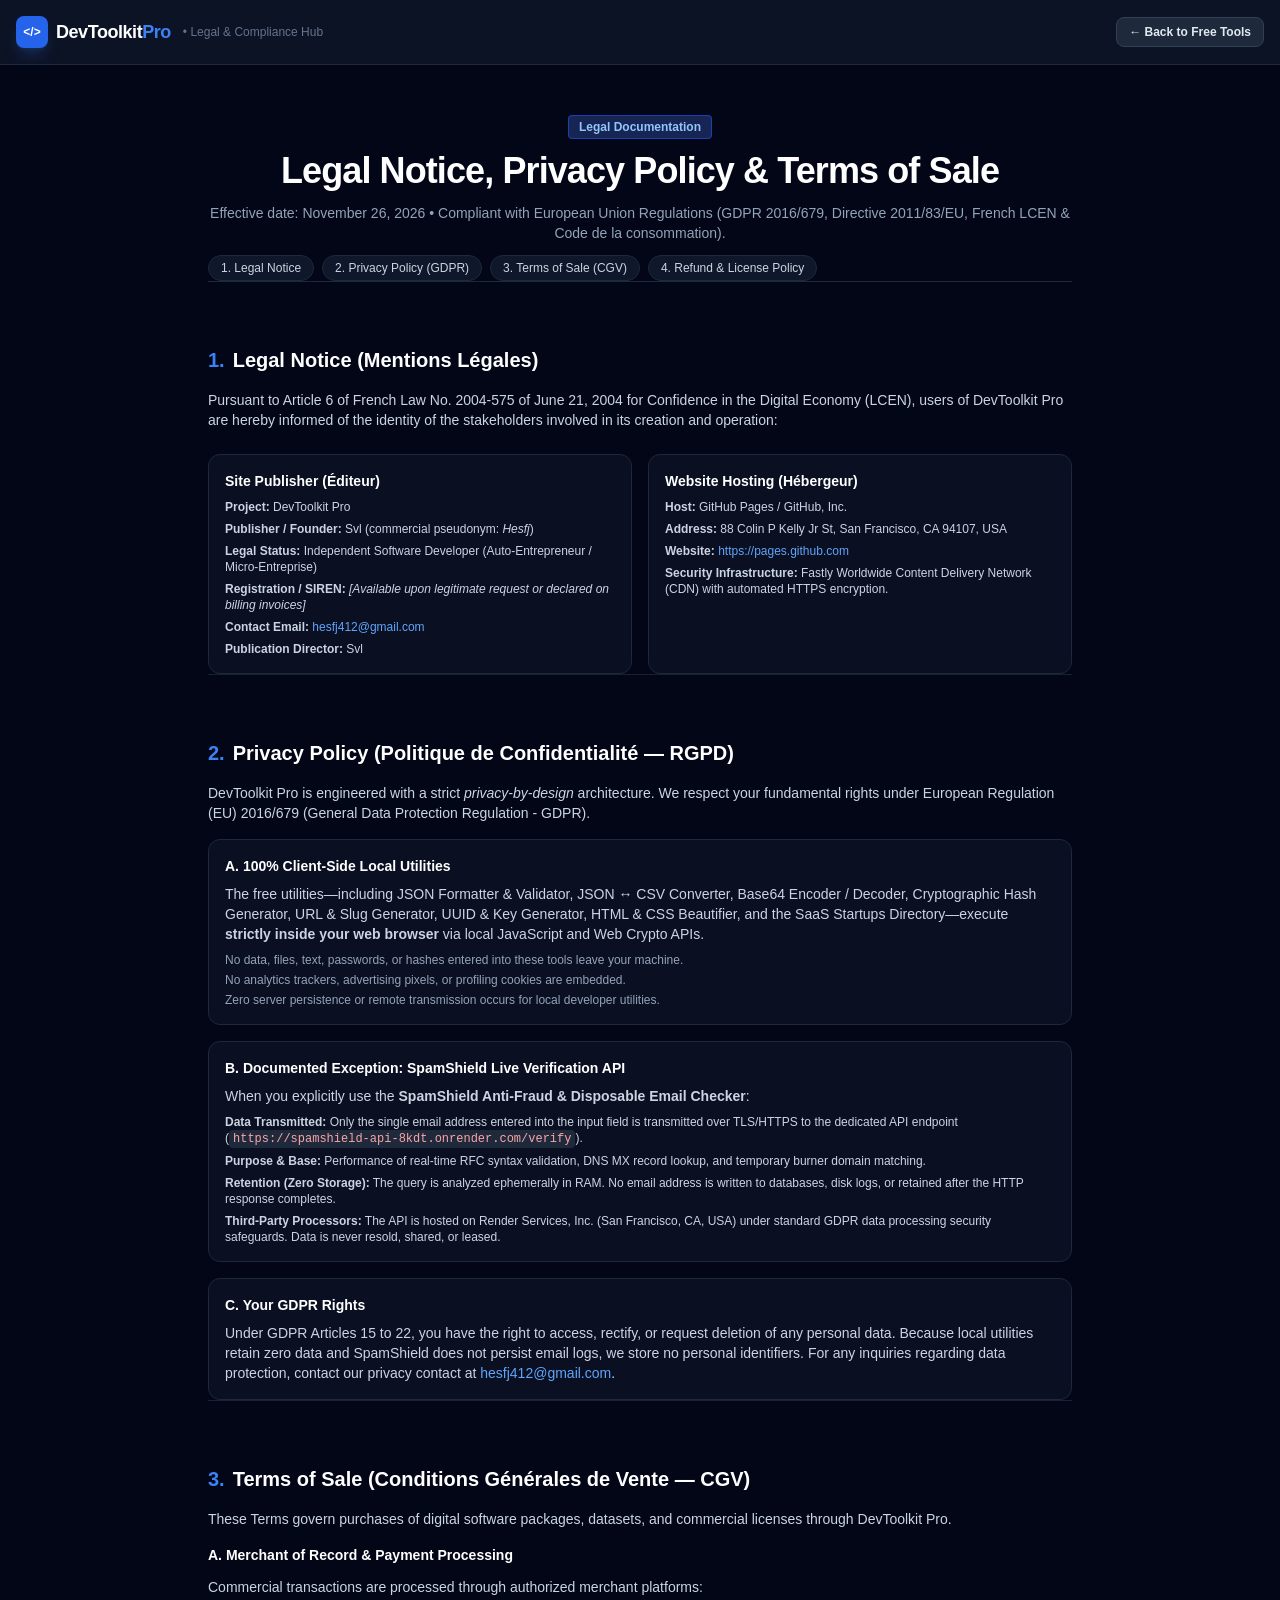
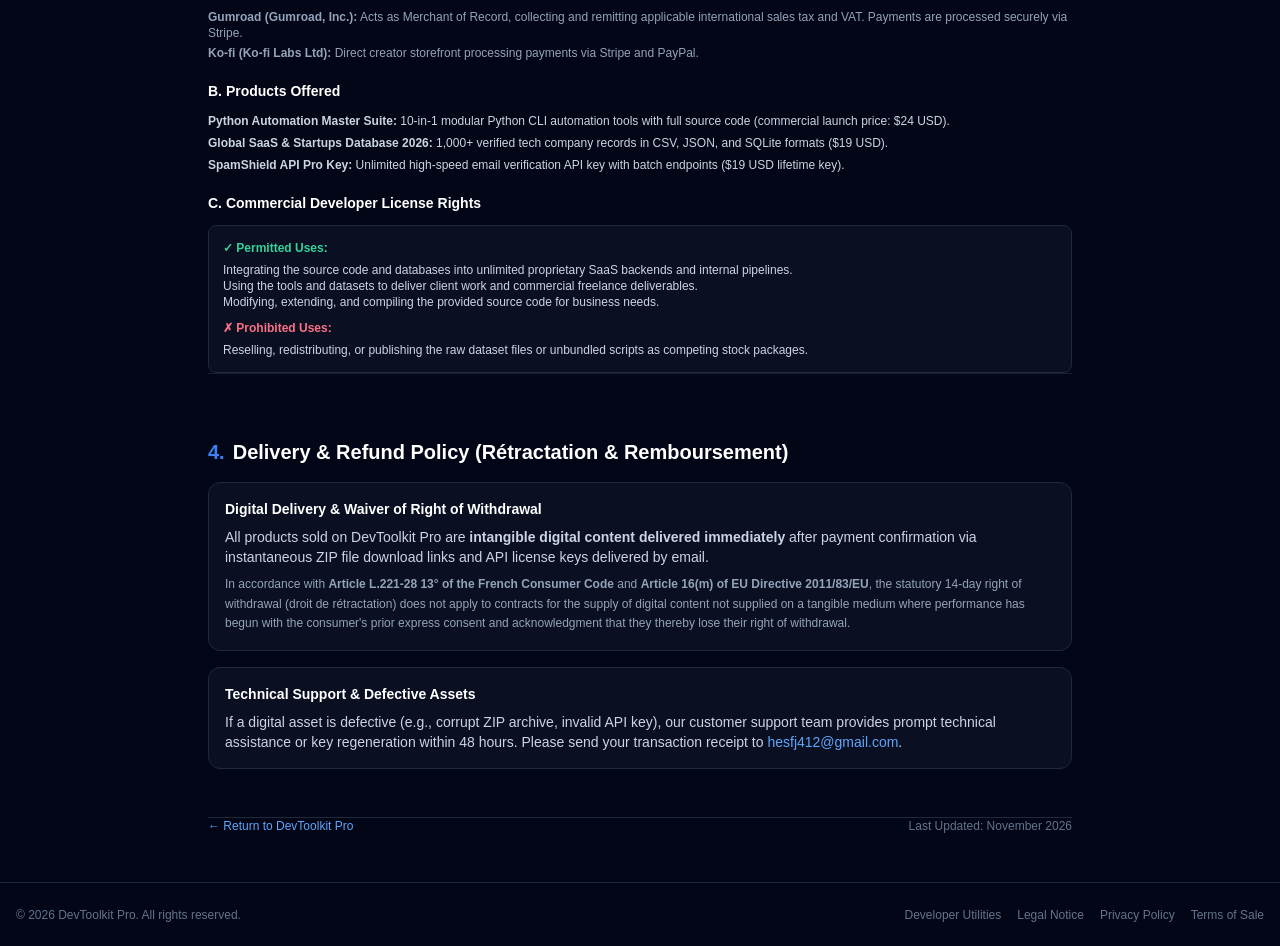
<file: legal.html>
<!DOCTYPE html>
<html lang="en" class="dark">
<head>
  <meta charset="UTF-8">
  <meta name="viewport" content="width=device-width, initial-scale=1.0">
  <meta http-equiv="Content-Security-Policy" content="default-src 'self'; script-src 'self' 'unsafe-inline'; style-src 'self' 'unsafe-inline'; img-src 'self' data: https:; font-src 'self' data:; object-src 'none'; base-uri 'self'; form-action 'self';">
  <title>Legal Notice, Privacy Policy & Terms of Sale | DevToolkit Pro</title>
  <meta name="description" content="Legal notice, GDPR privacy policy, and terms of sale for DevToolkit Pro developer utilities and digital assets.">
  <link rel="icon" type="image/svg+xml" href="favicon.svg">
  <link rel="canonical" href="https://svl550.github.io/dev-tools-hub/legal.html">
  <link rel="stylesheet" href="styles.css">
  <style>
    :focus-visible {
      outline: 2px solid #3b82f6 !important;
      outline-offset: 2px !important;
    }
  </style>
</head>
<body class="bg-slate-950 text-slate-100 min-h-screen flex flex-col font-sans antialiased selection:bg-blue-600 selection:text-white">

  <!-- Header -->
  <header class="border-b border-slate-800 bg-slate-900/80 backdrop-blur sticky top-0 z-50">
    <div class="max-w-7xl mx-auto px-4 h-16 flex items-center justify-between">
      <div class="flex items-center space-x-3">
        <a href="index.html" class="flex items-center space-x-2 text-white hover:text-blue-400 transition" aria-label="DevToolkit Pro Home">
          <div class="w-8 h-8 rounded-lg bg-blue-600 flex items-center justify-center font-bold text-xs text-white shadow-lg shadow-blue-500/20">
            &lt;/&gt;
          </div>
          <span class="text-lg font-bold tracking-tight">DevToolkit<span class="text-blue-500">Pro</span></span>
        </a>
        <span class="text-xs text-slate-500 hidden sm:inline">&bull; Legal &amp; Compliance Hub</span>
      </div>
      <a href="index.html" class="inline-flex items-center space-x-1.5 px-3 py-1.5 rounded-lg text-xs font-semibold bg-slate-800 hover:bg-slate-700 text-slate-200 border border-slate-700 transition">
        <span>&larr; Back to Free Tools</span>
      </a>
    </div>
  </header>

  <!-- Main Content Container -->
  <main class="flex-1 max-w-4xl mx-auto px-4 py-12 space-y-12 leading-relaxed">
    
    <!-- Hero Title -->
    <div class="space-y-3 border-b border-slate-800 pb-8 text-center sm:text-left">
      <span class="px-2.5 py-1 text-xs font-semibold rounded bg-blue-950 text-blue-300 border border-blue-800">Legal Documentation</span>
      <h1 class="text-2xl sm:text-4xl font-extrabold text-white tracking-tight">Legal Notice, Privacy Policy &amp; Terms of Sale</h1>
      <p class="text-xs sm:text-sm text-slate-400">
        Effective date: November 26, 2026 &bull; Compliant with European Union Regulations (GDPR 2016/679, Directive 2011/83/EU, French LCEN &amp; Code de la consommation).
      </p>
      <!-- Quick Nav Anchor Pills -->
      <div class="flex flex-wrap gap-2 pt-3">
        <a href="#legal-notice" class="px-3 py-1 text-xs font-medium rounded-full bg-slate-900 border border-slate-800 text-slate-300 hover:border-blue-600 hover:text-white transition">1. Legal Notice</a>
        <a href="#privacy-policy" class="px-3 py-1 text-xs font-medium rounded-full bg-slate-900 border border-slate-800 text-slate-300 hover:border-blue-600 hover:text-white transition">2. Privacy Policy (GDPR)</a>
        <a href="#terms-of-sale" class="px-3 py-1 text-xs font-medium rounded-full bg-slate-900 border border-slate-800 text-slate-300 hover:border-blue-600 hover:text-white transition">3. Terms of Sale (CGV)</a>
        <a href="#refund-policy" class="px-3 py-1 text-xs font-medium rounded-full bg-slate-900 border border-slate-800 text-slate-300 hover:border-blue-600 hover:text-white transition">4. Refund &amp; License Policy</a>
      </div>
    </div>

    <!-- SECTION 1: LEGAL NOTICE -->
    <section id="legal-notice" style="scroll-margin-top: 80px;" class="space-y-4 pt-4 border-b border-slate-800/80 pb-10">
      <h2 class="text-xl sm:text-2xl font-bold text-white flex items-center gap-2">
        <span class="text-blue-500">1.</span> Legal Notice (Mentions Légales)
      </h2>
      <p class="text-xs sm:text-sm text-slate-300">
        Pursuant to Article 6 of French Law No. 2004-575 of June 21, 2004 for Confidence in the Digital Economy (LCEN), users of DevToolkit Pro are hereby informed of the identity of the stakeholders involved in its creation and operation:
      </p>

      <div class="grid grid-cols-1 md:grid-cols-2 gap-4 text-xs pt-2">
        <div class="p-4 rounded-xl border border-slate-800 bg-slate-900/60 space-y-2">
          <h3 class="font-bold text-white text-sm text-blue-400">Site Publisher (Éditeur)</h3>
          <ul class="space-y-1.5 text-slate-300">
            <li><strong>Project:</strong> DevToolkit Pro</li>
            <li><strong>Publisher / Founder:</strong> Svl (commercial pseudonym: <em>Hesfj</em>)</li>
            <li><strong>Legal Status:</strong> Independent Software Developer (Auto-Entrepreneur / Micro-Entreprise)</li>
            <li><strong>Registration / SIREN:</strong> <em>[Available upon legitimate request or declared on billing invoices]</em></li>
            <li><strong>Contact Email:</strong> <a href="mailto:hesfj412@gmail.com" class="text-blue-400 hover:underline">hesfj412@gmail.com</a></li>
            <li><strong>Publication Director:</strong> Svl</li>
          </ul>
        </div>

        <div class="p-4 rounded-xl border border-slate-800 bg-slate-900/60 space-y-2">
          <h3 class="font-bold text-white text-sm text-blue-400">Website Hosting (Hébergeur)</h3>
          <ul class="space-y-1.5 text-slate-300">
            <li><strong>Host:</strong> GitHub Pages / GitHub, Inc.</li>
            <li><strong>Address:</strong> 88 Colin P Kelly Jr St, San Francisco, CA 94107, USA</li>
            <li><strong>Website:</strong> <a href="https://pages.github.com" target="_blank" rel="noopener" class="text-blue-400 hover:underline">https://pages.github.com</a></li>
            <li><strong>Security Infrastructure:</strong> Fastly Worldwide Content Delivery Network (CDN) with automated HTTPS encryption.</li>
          </ul>
        </div>
      </div>
    </section>

    <!-- SECTION 2: PRIVACY POLICY -->
    <section id="privacy-policy" style="scroll-margin-top: 80px;" class="space-y-4 pt-4 border-b border-slate-800/80 pb-10">
      <h2 class="text-xl sm:text-2xl font-bold text-white flex items-center gap-2">
        <span class="text-blue-500">2.</span> Privacy Policy (Politique de Confidentialité — RGPD)
      </h2>
      <p class="text-xs sm:text-sm text-slate-300">
        DevToolkit Pro is engineered with a strict <em>privacy-by-design</em> architecture. We respect your fundamental rights under European Regulation (EU) 2016/679 (General Data Protection Regulation - GDPR).
      </p>

      <div class="space-y-4 text-xs sm:text-sm text-slate-300">
        <div class="p-4 rounded-xl border border-slate-800 bg-slate-900/60 space-y-2">
          <h3 class="font-bold text-white text-sm text-emerald-400">A. 100% Client-Side Local Utilities</h3>
          <p>
            The free utilities—including JSON Formatter &amp; Validator, JSON &harr; CSV Converter, Base64 Encoder / Decoder, Cryptographic Hash Generator, URL &amp; Slug Generator, UUID &amp; Key Generator, HTML &amp; CSS Beautifier, and the SaaS Startups Directory—execute <strong>strictly inside your web browser</strong> via local JavaScript and Web Crypto APIs.
          </p>
          <ul class="list-disc pl-5 space-y-1 text-slate-400 text-xs">
            <li>No data, files, text, passwords, or hashes entered into these tools leave your machine.</li>
            <li>No analytics trackers, advertising pixels, or profiling cookies are embedded.</li>
            <li>Zero server persistence or remote transmission occurs for local developer utilities.</li>
          </ul>
        </div>

        <div class="p-4 rounded-xl border border-slate-800 bg-slate-900/60 space-y-2">
          <h3 class="font-bold text-white text-sm text-red-400">B. Documented Exception: SpamShield Live Verification API</h3>
          <p>
            When you explicitly use the <strong>SpamShield Anti-Fraud &amp; Disposable Email Checker</strong>:
          </p>
          <ul class="list-disc pl-5 space-y-1.5 text-slate-300 text-xs">
            <li><strong>Data Transmitted:</strong> Only the single email address entered into the input field is transmitted over TLS/HTTPS to the dedicated API endpoint (<code class="text-red-300 bg-slate-800 px-1 py-0.5 rounded">https://spamshield-api-8kdt.onrender.com/verify</code>).</li>
            <li><strong>Purpose &amp; Base:</strong> Performance of real-time RFC syntax validation, DNS MX record lookup, and temporary burner domain matching.</li>
            <li><strong>Retention (Zero Storage):</strong> The query is analyzed ephemerally in RAM. No email address is written to databases, disk logs, or retained after the HTTP response completes.</li>
            <li><strong>Third-Party Processors:</strong> The API is hosted on Render Services, Inc. (San Francisco, CA, USA) under standard GDPR data processing security safeguards. Data is never resold, shared, or leased.</li>
          </ul>
        </div>

        <div class="p-4 rounded-xl border border-slate-800 bg-slate-900/60 space-y-2">
          <h3 class="font-bold text-white text-sm text-blue-400">C. Your GDPR Rights</h3>
          <p>
            Under GDPR Articles 15 to 22, you have the right to access, rectify, or request deletion of any personal data. Because local utilities retain zero data and SpamShield does not persist email logs, we store no personal identifiers. For any inquiries regarding data protection, contact our privacy contact at <a href="mailto:hesfj412@gmail.com" class="text-blue-400 hover:underline">hesfj412@gmail.com</a>.
          </p>
        </div>
      </div>
    </section>

    <!-- SECTION 3: TERMS OF SALE (CGV) -->
    <section id="terms-of-sale" style="scroll-margin-top: 80px;" class="space-y-4 pt-4 border-b border-slate-800/80 pb-10">
      <h2 class="text-xl sm:text-2xl font-bold text-white flex items-center gap-2">
        <span class="text-blue-500">3.</span> Terms of Sale (Conditions Générales de Vente — CGV)
      </h2>
      <p class="text-xs sm:text-sm text-slate-300">
        These Terms govern purchases of digital software packages, datasets, and commercial licenses through DevToolkit Pro.
      </p>

      <div class="space-y-3 text-xs sm:text-sm text-slate-300">
        <h3 class="font-bold text-white">A. Merchant of Record &amp; Payment Processing</h3>
        <p>
          Commercial transactions are processed through authorized merchant platforms:
        </p>
        <ul class="list-disc pl-5 space-y-1 text-slate-400 text-xs">
          <li><strong>Gumroad (Gumroad, Inc.):</strong> Acts as Merchant of Record, collecting and remitting applicable international sales tax and VAT. Payments are processed securely via Stripe.</li>
          <li><strong>Ko-fi (Ko-fi Labs Ltd):</strong> Direct creator storefront processing payments via Stripe and PayPal.</li>
        </ul>

        <h3 class="font-bold text-white pt-2">B. Products Offered</h3>
        <ol class="list-decimal pl-5 space-y-1.5 text-xs text-slate-300">
          <li><strong>Python Automation Master Suite:</strong> 10-in-1 modular Python CLI automation tools with full source code (commercial launch price: $24 USD).</li>
          <li><strong>Global SaaS &amp; Startups Database 2026:</strong> 1,000+ verified tech company records in CSV, JSON, and SQLite formats ($19 USD).</li>
          <li><strong>SpamShield API Pro Key:</strong> Unlimited high-speed email verification API key with batch endpoints ($19 USD lifetime key).</li>
        </ol>

        <h3 class="font-bold text-white pt-2">C. Commercial Developer License Rights</h3>
        <div class="p-3.5 rounded-lg border border-slate-800 bg-slate-900/60 text-xs space-y-1.5">
          <p class="text-emerald-400 font-semibold">&check; Permitted Uses:</p>
          <ul class="list-disc pl-5 space-y-0.5 text-slate-300">
            <li>Integrating the source code and databases into unlimited proprietary SaaS backends and internal pipelines.</li>
            <li>Using the tools and datasets to deliver client work and commercial freelance deliverables.</li>
            <li>Modifying, extending, and compiling the provided source code for business needs.</li>
          </ul>
          <p class="text-rose-400 font-semibold pt-1">&cross; Prohibited Uses:</p>
          <ul class="list-disc pl-5 space-y-0.5 text-slate-300">
            <li>Reselling, redistributing, or publishing the raw dataset files or unbundled scripts as competing stock packages.</li>
          </ul>
        </div>
      </div>
    </section>

    <!-- SECTION 4: REFUND & DELIVERY POLICY -->
    <section id="refund-policy" style="scroll-margin-top: 80px;" class="space-y-4 pt-4 pb-6">
      <h2 class="text-xl sm:text-2xl font-bold text-white flex items-center gap-2">
        <span class="text-blue-500">4.</span> Delivery &amp; Refund Policy (Rétractation &amp; Remboursement)
      </h2>
      
      <div class="space-y-4 text-xs sm:text-sm text-slate-300">
        <div class="p-4 rounded-xl border border-slate-800 bg-slate-900/60 space-y-2">
          <h3 class="font-bold text-white text-sm text-amber-400">Digital Delivery &amp; Waiver of Right of Withdrawal</h3>
          <p>
            All products sold on DevToolkit Pro are <strong>intangible digital content delivered immediately</strong> after payment confirmation via instantaneous ZIP file download links and API license keys delivered by email.
          </p>
          <p class="text-xs text-slate-400 leading-relaxed">
            In accordance with <strong>Article L.221-28 13° of the French Consumer Code</strong> and <strong>Article 16(m) of EU Directive 2011/83/EU</strong>, the statutory 14-day right of withdrawal (droit de rétractation) does not apply to contracts for the supply of digital content not supplied on a tangible medium where performance has begun with the consumer's prior express consent and acknowledgment that they thereby lose their right of withdrawal.
          </p>
        </div>

        <div class="p-4 rounded-xl border border-slate-800 bg-slate-900/60 space-y-2">
          <h3 class="font-bold text-white text-sm text-blue-400">Technical Support &amp; Defective Assets</h3>
          <p>
            If a digital asset is defective (e.g., corrupt ZIP archive, invalid API key), our customer support team provides prompt technical assistance or key regeneration within 48 hours. Please send your transaction receipt to <a href="mailto:hesfj412@gmail.com" class="text-blue-400 hover:underline">hesfj412@gmail.com</a>.
          </p>
        </div>
      </div>
    </section>

    <!-- Back to Top Button -->
    <div class="pt-6 border-t border-slate-800 flex justify-between items-center text-xs text-slate-500">
      <a href="index.html" class="text-blue-400 hover:underline">&larr; Return to DevToolkit Pro</a>
      <span>Last Updated: November 2026</span>
    </div>
  </main>

  <!-- Footer -->
  <footer class="border-t border-slate-800 bg-slate-950 py-6 text-center text-xs text-slate-500">
    <div class="max-w-7xl mx-auto px-4 flex flex-col sm:flex-row items-center justify-between gap-3">
      <span>&copy; 2026 DevToolkit Pro. All rights reserved.</span>
      <div class="flex flex-wrap items-center justify-center gap-4">
        <a href="index.html" class="hover:text-slate-300 transition">Developer Utilities</a>
        <a href="#legal-notice" class="hover:text-slate-300 transition">Legal Notice</a>
        <a href="#privacy-policy" class="hover:text-slate-300 transition">Privacy Policy</a>
        <a href="#terms-of-sale" class="hover:text-slate-300 transition">Terms of Sale</a>
      </div>
    </div>
  </footer>

</body>
</html>
</file>
<file: styles.css>
*,:after,:before{--tw-border-spacing-x:0;--tw-border-spacing-y:0;--tw-translate-x:0;--tw-translate-y:0;--tw-rotate:0;--tw-skew-x:0;--tw-skew-y:0;--tw-scale-x:1;--tw-scale-y:1;--tw-pan-x: ;--tw-pan-y: ;--tw-pinch-zoom: ;--tw-scroll-snap-strictness:proximity;--tw-gradient-from-position: ;--tw-gradient-via-position: ;--tw-gradient-to-position: ;--tw-ordinal: ;--tw-slashed-zero: ;--tw-numeric-figure: ;--tw-numeric-spacing: ;--tw-numeric-fraction: ;--tw-ring-inset: ;--tw-ring-offset-width:0px;--tw-ring-offset-color:#fff;--tw-ring-color:rgba(59,130,246,.5);--tw-ring-offset-shadow:0 0 #0000;--tw-ring-shadow:0 0 #0000;--tw-shadow:0 0 #0000;--tw-shadow-colored:0 0 #0000;--tw-blur: ;--tw-brightness: ;--tw-contrast: ;--tw-grayscale: ;--tw-hue-rotate: ;--tw-invert: ;--tw-saturate: ;--tw-sepia: ;--tw-drop-shadow: ;--tw-backdrop-blur: ;--tw-backdrop-brightness: ;--tw-backdrop-contrast: ;--tw-backdrop-grayscale: ;--tw-backdrop-hue-rotate: ;--tw-backdrop-invert: ;--tw-backdrop-opacity: ;--tw-backdrop-saturate: ;--tw-backdrop-sepia: ;--tw-contain-size: ;--tw-contain-layout: ;--tw-contain-paint: ;--tw-contain-style: }::backdrop{--tw-border-spacing-x:0;--tw-border-spacing-y:0;--tw-translate-x:0;--tw-translate-y:0;--tw-rotate:0;--tw-skew-x:0;--tw-skew-y:0;--tw-scale-x:1;--tw-scale-y:1;--tw-pan-x: ;--tw-pan-y: ;--tw-pinch-zoom: ;--tw-scroll-snap-strictness:proximity;--tw-gradient-from-position: ;--tw-gradient-via-position: ;--tw-gradient-to-position: ;--tw-ordinal: ;--tw-slashed-zero: ;--tw-numeric-figure: ;--tw-numeric-spacing: ;--tw-numeric-fraction: ;--tw-ring-inset: ;--tw-ring-offset-width:0px;--tw-ring-offset-color:#fff;--tw-ring-color:rgba(59,130,246,.5);--tw-ring-offset-shadow:0 0 #0000;--tw-ring-shadow:0 0 #0000;--tw-shadow:0 0 #0000;--tw-shadow-colored:0 0 #0000;--tw-blur: ;--tw-brightness: ;--tw-contrast: ;--tw-grayscale: ;--tw-hue-rotate: ;--tw-invert: ;--tw-saturate: ;--tw-sepia: ;--tw-drop-shadow: ;--tw-backdrop-blur: ;--tw-backdrop-brightness: ;--tw-backdrop-contrast: ;--tw-backdrop-grayscale: ;--tw-backdrop-hue-rotate: ;--tw-backdrop-invert: ;--tw-backdrop-opacity: ;--tw-backdrop-saturate: ;--tw-backdrop-sepia: ;--tw-contain-size: ;--tw-contain-layout: ;--tw-contain-paint: ;--tw-contain-style: }/*! tailwindcss v3.4.17 | MIT License | https://tailwindcss.com*/*,:after,:before{box-sizing:border-box;border:0 solid #e5e7eb}:after,:before{--tw-content:""}:host,html{line-height:1.5;-webkit-text-size-adjust:100%;-moz-tab-size:4;-o-tab-size:4;tab-size:4;font-family:Inter,-apple-system,BlinkMacSystemFont,Segoe UI,Roboto,sans-serif;font-feature-settings:normal;font-variation-settings:normal;-webkit-tap-highlight-color:transparent}body{margin:0;line-height:inherit}hr{height:0;color:inherit;border-top-width:1px}abbr:where([title]){-webkit-text-decoration:underline dotted;text-decoration:underline dotted}h1,h2,h3,h4,h5,h6{font-size:inherit;font-weight:inherit}a{color:inherit;text-decoration:inherit}b,strong{font-weight:bolder}code,kbd,pre,samp{font-family:JetBrains Mono,Fira Code,Consolas,monospace;font-feature-settings:normal;font-variation-settings:normal;font-size:1em}small{font-size:80%}sub,sup{font-size:75%;line-height:0;position:relative;vertical-align:baseline}sub{bottom:-.25em}sup{top:-.5em}table{text-indent:0;border-color:inherit;border-collapse:collapse}button,input,optgroup,select,textarea{font-family:inherit;font-feature-settings:inherit;font-variation-settings:inherit;font-size:100%;font-weight:inherit;line-height:inherit;letter-spacing:inherit;color:inherit;margin:0;padding:0}button,select{text-transform:none}button,input:where([type=button]),input:where([type=reset]),input:where([type=submit]){-webkit-appearance:button;background-color:transparent;background-image:none}:-moz-focusring{outline:auto}:-moz-ui-invalid{box-shadow:none}progress{vertical-align:baseline}::-webkit-inner-spin-button,::-webkit-outer-spin-button{height:auto}[type=search]{-webkit-appearance:textfield;outline-offset:-2px}::-webkit-search-decoration{-webkit-appearance:none}::-webkit-file-upload-button{-webkit-appearance:button;font:inherit}summary{display:list-item}blockquote,dd,dl,figure,h1,h2,h3,h4,h5,h6,hr,p,pre{margin:0}fieldset{margin:0}fieldset,legend{padding:0}menu,ol,ul{list-style:none;margin:0;padding:0}dialog{padding:0}textarea{resize:vertical}input::-moz-placeholder,textarea::-moz-placeholder{opacity:1;color:#9ca3af}input::placeholder,textarea::placeholder{opacity:1;color:#9ca3af}[role=button],button{cursor:pointer}:disabled{cursor:default}audio,canvas,embed,iframe,img,object,svg,video{display:block;vertical-align:middle}img,video{max-width:100%;height:auto}[hidden]:where(:not([hidden=until-found])){display:none}.container{width:100%}@media (min-width:640px){.container{max-width:640px}}@media (min-width:768px){.container{max-width:768px}}@media (min-width:1024px){.container{max-width:1024px}}@media (min-width:1280px){.container{max-width:1280px}}@media (min-width:1536px){.container{max-width:1536px}}.sr-only{position:absolute;width:1px;height:1px;padding:0;margin:-1px;overflow:hidden;clip:rect(0,0,0,0);white-space:nowrap;border-width:0}.relative{position:relative}.sticky{position:sticky}.top-0{top:0}.top-24{top:6rem}.z-50{z-index:50}.mx-auto{margin-left:auto;margin-right:auto}.mb-1{margin-bottom:.25rem}.ml-1{margin-left:.25rem}.ml-2{margin-left:.5rem}.mt-1{margin-top:.25rem}.mt-12{margin-top:3rem}.mt-8{margin-top:2rem}.block{display:block}.inline{display:inline}.flex{display:flex}.inline-flex{display:inline-flex}.table{display:table}.grid{display:grid}.hidden{display:none}.h-1\.5{height:.375rem}.h-16{height:4rem}.h-2{height:.5rem}.h-3\.5{height:.875rem}.h-4{height:1rem}.h-5{height:1.25rem}.h-8{height:2rem}.max-h-\[500px\]{max-height:500px}.min-h-\[28px\]{min-height:28px}.min-h-screen{min-height:100vh}.w-2{width:.5rem}.w-3\.5{width:.875rem}.w-4{width:1rem}.w-5{width:1.25rem}.w-8{width:2rem}.w-full{width:100%}.min-w-0{min-width:0}.min-w-\[28px\]{min-width:28px}.max-w-2xl{max-width:42rem}.max-w-3xl{max-width:48rem}.max-w-4xl{max-width:56rem}.max-w-5xl{max-width:64rem}.max-w-7xl{max-width:80rem}.max-w-xs{max-width:20rem}.flex-1{flex:1 1 0%}.shrink-0{flex-shrink:0}@keyframes pulse{50%{opacity:.5}}.animate-pulse{animation:pulse 2s cubic-bezier(.4,0,.6,1) infinite}.cursor-pointer{cursor:pointer}.select-none{-webkit-user-select:none;-moz-user-select:none;user-select:none}.select-all{-webkit-user-select:all;-moz-user-select:all;user-select:all}.resize-y{resize:vertical}.appearance-none{-webkit-appearance:none;-moz-appearance:none;appearance:none}.grid-cols-1{grid-template-columns:repeat(1,minmax(0,1fr))}.grid-cols-2{grid-template-columns:repeat(2,minmax(0,1fr))}.flex-col{flex-direction:column}.flex-wrap{flex-wrap:wrap}.items-start{align-items:flex-start}.items-center{align-items:center}.items-baseline{align-items:baseline}.justify-center{justify-content:center}.justify-between{justify-content:space-between}.gap-1{gap:.25rem}.gap-1\.5{gap:.375rem}.gap-2{gap:.5rem}.gap-3{gap:.75rem}.gap-4{gap:1rem}.gap-6{gap:1.5rem}.gap-8{gap:2rem}.space-x-1>:not([hidden])~:not([hidden]){--tw-space-x-reverse:0;margin-right:calc(.25rem*var(--tw-space-x-reverse));margin-left:calc(.25rem*(1 - var(--tw-space-x-reverse)))}.space-x-1\.5>:not([hidden])~:not([hidden]){--tw-space-x-reverse:0;margin-right:calc(.375rem*var(--tw-space-x-reverse));margin-left:calc(.375rem*(1 - var(--tw-space-x-reverse)))}.space-x-2>:not([hidden])~:not([hidden]){--tw-space-x-reverse:0;margin-right:calc(.5rem*var(--tw-space-x-reverse));margin-left:calc(.5rem*(1 - var(--tw-space-x-reverse)))}.space-x-3>:not([hidden])~:not([hidden]){--tw-space-x-reverse:0;margin-right:calc(.75rem*var(--tw-space-x-reverse));margin-left:calc(.75rem*(1 - var(--tw-space-x-reverse)))}.space-y-1>:not([hidden])~:not([hidden]){--tw-space-y-reverse:0;margin-top:calc(.25rem*(1 - var(--tw-space-y-reverse)));margin-bottom:calc(.25rem*var(--tw-space-y-reverse))}.space-y-1\.5>:not([hidden])~:not([hidden]){--tw-space-y-reverse:0;margin-top:calc(.375rem*(1 - var(--tw-space-y-reverse)));margin-bottom:calc(.375rem*var(--tw-space-y-reverse))}.space-y-12>:not([hidden])~:not([hidden]){--tw-space-y-reverse:0;margin-top:calc(3rem*(1 - var(--tw-space-y-reverse)));margin-bottom:calc(3rem*var(--tw-space-y-reverse))}.space-y-2>:not([hidden])~:not([hidden]){--tw-space-y-reverse:0;margin-top:calc(.5rem*(1 - var(--tw-space-y-reverse)));margin-bottom:calc(.5rem*var(--tw-space-y-reverse))}.space-y-3>:not([hidden])~:not([hidden]){--tw-space-y-reverse:0;margin-top:calc(.75rem*(1 - var(--tw-space-y-reverse)));margin-bottom:calc(.75rem*var(--tw-space-y-reverse))}.space-y-4>:not([hidden])~:not([hidden]){--tw-space-y-reverse:0;margin-top:calc(1rem*(1 - var(--tw-space-y-reverse)));margin-bottom:calc(1rem*var(--tw-space-y-reverse))}.space-y-6>:not([hidden])~:not([hidden]){--tw-space-y-reverse:0;margin-top:calc(1.5rem*(1 - var(--tw-space-y-reverse)));margin-bottom:calc(1.5rem*var(--tw-space-y-reverse))}.space-y-8>:not([hidden])~:not([hidden]){--tw-space-y-reverse:0;margin-top:calc(2rem*(1 - var(--tw-space-y-reverse)));margin-bottom:calc(2rem*var(--tw-space-y-reverse))}.divide-y>:not([hidden])~:not([hidden]){--tw-divide-y-reverse:0;border-top-width:calc(1px*(1 - var(--tw-divide-y-reverse)));border-bottom-width:calc(1px*var(--tw-divide-y-reverse))}.divide-slate-800\/60>:not([hidden])~:not([hidden]){border-color:rgba(30,41,59,.6)}.overflow-hidden{overflow:hidden}.overflow-x-auto{overflow-x:auto}.truncate{overflow:hidden;text-overflow:ellipsis}.truncate,.whitespace-nowrap{white-space:nowrap}.rounded{border-radius:.25rem}.rounded-2xl{border-radius:1rem}.rounded-full{border-radius:9999px}.rounded-lg{border-radius:.5rem}.rounded-xl{border-radius:.75rem}.border{border-width:1px}.border-b{border-bottom-width:1px}.border-t{border-top-width:1px}.border-amber-800\/60{border-color:rgba(146,64,14,.6)}.border-blue-700\/50{border-color:rgba(29,78,216,.5)}.border-blue-800{--tw-border-opacity:1;border-color:rgb(30 64 175/var(--tw-border-opacity,1))}.border-blue-800\/40{border-color:rgba(30,64,175,.4)}.border-blue-800\/50{border-color:rgba(30,64,175,.5)}.border-blue-800\/60{border-color:rgba(30,64,175,.6)}.border-emerald-700\/60{border-color:rgba(4,120,87,.6)}.border-emerald-800{--tw-border-opacity:1;border-color:rgb(6 95 70/var(--tw-border-opacity,1))}.border-emerald-800\/40{border-color:rgba(6,95,70,.4)}.border-emerald-800\/60{border-color:rgba(6,95,70,.6)}.border-emerald-900\/40{border-color:rgba(6,78,59,.4)}.border-purple-800{--tw-border-opacity:1;border-color:rgb(107 33 168/var(--tw-border-opacity,1))}.border-red-700\/60{border-color:rgba(185,28,28,.6)}.border-red-800{--tw-border-opacity:1;border-color:rgb(153 27 27/var(--tw-border-opacity,1))}.border-red-800\/40{border-color:rgba(153,27,27,.4)}.border-red-900\/40{border-color:rgba(127,29,29,.4)}.border-rose-800{--tw-border-opacity:1;border-color:rgb(159 18 57/var(--tw-border-opacity,1))}.border-rose-800\/60{border-color:rgba(159,18,57,.6)}.border-slate-700{--tw-border-opacity:1;border-color:rgb(51 65 85/var(--tw-border-opacity,1))}.border-slate-800{--tw-border-opacity:1;border-color:rgb(30 41 59/var(--tw-border-opacity,1))}.border-slate-800\/60{border-color:rgba(30,41,59,.6)}.border-slate-800\/80{border-color:rgba(30,41,59,.8)}.bg-amber-600{--tw-bg-opacity:1;background-color:rgb(217 119 6/var(--tw-bg-opacity,1))}.bg-amber-950\/70{background-color:rgba(69,26,3,.7)}.bg-blue-600{--tw-bg-opacity:1;background-color:rgb(37 99 235/var(--tw-bg-opacity,1))}.bg-blue-900\/50{background-color:rgba(30,58,138,.5)}.bg-blue-950{--tw-bg-opacity:1;background-color:rgb(23 37 84/var(--tw-bg-opacity,1))}.bg-blue-950\/60{background-color:rgba(23,37,84,.6)}.bg-blue-950\/70{background-color:rgba(23,37,84,.7)}.bg-emerald-400{--tw-bg-opacity:1;background-color:rgb(52 211 153/var(--tw-bg-opacity,1))}.bg-emerald-600{--tw-bg-opacity:1;background-color:rgb(5 150 105/var(--tw-bg-opacity,1))}.bg-emerald-700{--tw-bg-opacity:1;background-color:rgb(4 120 87/var(--tw-bg-opacity,1))}.bg-emerald-950{--tw-bg-opacity:1;background-color:rgb(2 44 34/var(--tw-bg-opacity,1))}.bg-emerald-950\/40{background-color:rgba(2,44,34,.4)}.bg-emerald-950\/60{background-color:rgba(2,44,34,.6)}.bg-emerald-950\/70{background-color:rgba(2,44,34,.7)}.bg-indigo-600{--tw-bg-opacity:1;background-color:rgb(79 70 229/var(--tw-bg-opacity,1))}.bg-purple-950\/80{background-color:rgba(59,7,100,.8)}.bg-red-600{--tw-bg-opacity:1;background-color:rgb(220 38 38/var(--tw-bg-opacity,1))}.bg-red-950{--tw-bg-opacity:1;background-color:rgb(69 10 10/var(--tw-bg-opacity,1))}.bg-red-950\/40{background-color:rgba(69,10,10,.4)}.bg-red-950\/60{background-color:rgba(69,10,10,.6)}.bg-rose-950\/50{background-color:rgba(76,5,25,.5)}.bg-rose-950\/70{background-color:rgba(76,5,25,.7)}.bg-slate-800{--tw-bg-opacity:1;background-color:rgb(30 41 59/var(--tw-bg-opacity,1))}.bg-slate-900{--tw-bg-opacity:1;background-color:rgb(15 23 42/var(--tw-bg-opacity,1))}.bg-slate-900\/30{background-color:rgba(15,23,42,.3)}.bg-slate-900\/60{background-color:rgba(15,23,42,.6)}.bg-slate-900\/70{background-color:rgba(15,23,42,.7)}.bg-slate-900\/80{background-color:rgba(15,23,42,.8)}.bg-slate-900\/90{background-color:rgba(15,23,42,.9)}.bg-slate-950{--tw-bg-opacity:1;background-color:rgb(2 6 23/var(--tw-bg-opacity,1))}.bg-slate-950\/40{background-color:rgba(2,6,23,.4)}.bg-gradient-to-b{background-image:linear-gradient(to bottom,var(--tw-gradient-stops))}.bg-gradient-to-r{background-image:linear-gradient(to right,var(--tw-gradient-stops))}.from-blue-400{--tw-gradient-from:#60a5fa var(--tw-gradient-from-position);--tw-gradient-to:rgba(96,165,250,0) var(--tw-gradient-to-position);--tw-gradient-stops:var(--tw-gradient-from),var(--tw-gradient-to)}.from-blue-900\/60{--tw-gradient-from:rgba(30,58,138,.6) var(--tw-gradient-from-position);--tw-gradient-to:rgba(30,58,138,0) var(--tw-gradient-to-position);--tw-gradient-stops:var(--tw-gradient-from),var(--tw-gradient-to)}.from-emerald-950\/40{--tw-gradient-from:rgba(2,44,34,.4) var(--tw-gradient-from-position);--tw-gradient-to:rgba(2,44,34,0) var(--tw-gradient-to-position);--tw-gradient-stops:var(--tw-gradient-from),var(--tw-gradient-to)}.from-red-950\/40{--tw-gradient-from:rgba(69,10,10,.4) var(--tw-gradient-from-position);--tw-gradient-to:rgba(69,10,10,0) var(--tw-gradient-to-position);--tw-gradient-stops:var(--tw-gradient-from),var(--tw-gradient-to)}.from-slate-900\/40{--tw-gradient-from:rgba(15,23,42,.4) var(--tw-gradient-from-position);--tw-gradient-to:rgba(15,23,42,0) var(--tw-gradient-to-position);--tw-gradient-stops:var(--tw-gradient-from),var(--tw-gradient-to)}.via-indigo-300{--tw-gradient-to:rgba(165,180,252,0) var(--tw-gradient-to-position);--tw-gradient-stops:var(--tw-gradient-from),#a5b4fc var(--tw-gradient-via-position),var(--tw-gradient-to)}.via-indigo-900\/60{--tw-gradient-to:rgba(49,46,129,0) var(--tw-gradient-to-position);--tw-gradient-stops:var(--tw-gradient-from),rgba(49,46,129,.6) var(--tw-gradient-via-position),var(--tw-gradient-to)}.via-slate-900{--tw-gradient-to:rgba(15,23,42,0) var(--tw-gradient-to-position);--tw-gradient-stops:var(--tw-gradient-from),#0f172a var(--tw-gradient-via-position),var(--tw-gradient-to)}.via-slate-950{--tw-gradient-to:rgba(2,6,23,0) var(--tw-gradient-to-position);--tw-gradient-stops:var(--tw-gradient-from),#020617 var(--tw-gradient-via-position),var(--tw-gradient-to)}.to-purple-400{--tw-gradient-to:#c084fc var(--tw-gradient-to-position)}.to-purple-900\/60{--tw-gradient-to:rgba(88,28,135,.6) var(--tw-gradient-to-position)}.to-slate-900{--tw-gradient-to:#0f172a var(--tw-gradient-to-position)}.to-slate-950{--tw-gradient-to:#020617 var(--tw-gradient-to-position)}.bg-clip-text{-webkit-background-clip:text;background-clip:text}.fill-current{fill:currentColor}.p-1\.5{padding:.375rem}.p-2{padding:.5rem}.p-3{padding:.75rem}.p-3\.5{padding:.875rem}.p-4{padding:1rem}.p-5{padding:1.25rem}.p-6{padding:1.5rem}.px-1{padding-left:.25rem;padding-right:.25rem}.px-1\.5{padding-left:.375rem;padding-right:.375rem}.px-2{padding-left:.5rem;padding-right:.5rem}.px-2\.5{padding-left:.625rem;padding-right:.625rem}.px-3{padding-left:.75rem;padding-right:.75rem}.px-4{padding-left:1rem;padding-right:1rem}.px-5{padding-left:1.25rem;padding-right:1.25rem}.py-0\.5{padding-top:.125rem;padding-bottom:.125rem}.py-1{padding-top:.25rem;padding-bottom:.25rem}.py-1\.5{padding-top:.375rem;padding-bottom:.375rem}.py-12{padding-top:3rem;padding-bottom:3rem}.py-16{padding-top:4rem;padding-bottom:4rem}.py-2{padding-top:.5rem;padding-bottom:.5rem}.py-2\.5{padding-top:.625rem;padding-bottom:.625rem}.py-6{padding-top:1.5rem;padding-bottom:1.5rem}.py-8{padding-top:2rem;padding-bottom:2rem}.pb-3{padding-bottom:.75rem}.pt-1{padding-top:.25rem}.pt-2{padding-top:.5rem}.pt-4{padding-top:1rem}.pt-8{padding-top:2rem}.text-left{text-align:left}.text-center{text-align:center}.font-mono{font-family:JetBrains Mono,Fira Code,Consolas,monospace}.font-sans{font-family:Inter,-apple-system,BlinkMacSystemFont,Segoe UI,Roboto,sans-serif}.text-2xl{font-size:1.5rem;line-height:2rem}.text-3xl{font-size:1.875rem;line-height:2.25rem}.text-\[10px\]{font-size:10px}.text-\[11px\]{font-size:11px}.text-\[9px\]{font-size:9px}.text-lg{font-size:1.125rem;line-height:1.75rem}.text-sm{font-size:.875rem;line-height:1.25rem}.text-xl{font-size:1.25rem;line-height:1.75rem}.text-xs{font-size:.75rem;line-height:1rem}.font-bold{font-weight:700}.font-extrabold{font-weight:800}.font-medium{font-weight:500}.font-normal{font-weight:400}.font-semibold{font-weight:600}.uppercase{text-transform:uppercase}.leading-relaxed{line-height:1.625}.leading-tight{line-height:1.25}.tracking-tight{letter-spacing:-.025em}.tracking-wider{letter-spacing:.05em}.text-amber-300{--tw-text-opacity:1;color:rgb(252 211 77/var(--tw-text-opacity,1))}.text-amber-400{--tw-text-opacity:1;color:rgb(251 191 36/var(--tw-text-opacity,1))}.text-blue-300{--tw-text-opacity:1;color:rgb(147 197 253/var(--tw-text-opacity,1))}.text-blue-400{--tw-text-opacity:1;color:rgb(96 165 250/var(--tw-text-opacity,1))}.text-blue-500{--tw-text-opacity:1;color:rgb(59 130 246/var(--tw-text-opacity,1))}.text-cyan-300{--tw-text-opacity:1;color:rgb(103 232 249/var(--tw-text-opacity,1))}.text-cyan-400{--tw-text-opacity:1;color:rgb(34 211 238/var(--tw-text-opacity,1))}.text-emerald-200{--tw-text-opacity:1;color:rgb(167 243 208/var(--tw-text-opacity,1))}.text-emerald-300{--tw-text-opacity:1;color:rgb(110 231 183/var(--tw-text-opacity,1))}.text-emerald-400{--tw-text-opacity:1;color:rgb(52 211 153/var(--tw-text-opacity,1))}.text-indigo-400{--tw-text-opacity:1;color:rgb(129 140 248/var(--tw-text-opacity,1))}.text-purple-300{--tw-text-opacity:1;color:rgb(216 180 254/var(--tw-text-opacity,1))}.text-purple-400{--tw-text-opacity:1;color:rgb(192 132 252/var(--tw-text-opacity,1))}.text-red-200{--tw-text-opacity:1;color:rgb(254 202 202/var(--tw-text-opacity,1))}.text-red-300{--tw-text-opacity:1;color:rgb(252 165 165/var(--tw-text-opacity,1))}.text-red-400{--tw-text-opacity:1;color:rgb(248 113 113/var(--tw-text-opacity,1))}.text-rose-300{--tw-text-opacity:1;color:rgb(253 164 175/var(--tw-text-opacity,1))}.text-rose-400{--tw-text-opacity:1;color:rgb(251 113 133/var(--tw-text-opacity,1))}.text-rose-500{--tw-text-opacity:1;color:rgb(244 63 94/var(--tw-text-opacity,1))}.text-slate-100{--tw-text-opacity:1;color:rgb(241 245 249/var(--tw-text-opacity,1))}.text-slate-200{--tw-text-opacity:1;color:rgb(226 232 240/var(--tw-text-opacity,1))}.text-slate-300{--tw-text-opacity:1;color:rgb(203 213 225/var(--tw-text-opacity,1))}.text-slate-400{--tw-text-opacity:1;color:rgb(148 163 184/var(--tw-text-opacity,1))}.text-slate-500{--tw-text-opacity:1;color:rgb(100 116 139/var(--tw-text-opacity,1))}.text-transparent{color:transparent}.text-white{--tw-text-opacity:1;color:rgb(255 255 255/var(--tw-text-opacity,1))}.underline{text-decoration-line:underline}.line-through{text-decoration-line:line-through}.underline-offset-2{text-underline-offset:2px}.antialiased{-webkit-font-smoothing:antialiased;-moz-osx-font-smoothing:grayscale}.accent-rose-500{accent-color:#f43f5e}.opacity-80{opacity:.8}.shadow-lg{--tw-shadow:0 10px 15px -3px rgba(0,0,0,.1),0 4px 6px -4px rgba(0,0,0,.1);--tw-shadow-colored:0 10px 15px -3px var(--tw-shadow-color),0 4px 6px -4px var(--tw-shadow-color)}.shadow-lg,.shadow-sm{box-shadow:var(--tw-ring-offset-shadow,0 0 #0000),var(--tw-ring-shadow,0 0 #0000),var(--tw-shadow)}.shadow-sm{--tw-shadow:0 1px 2px 0 rgba(0,0,0,.05);--tw-shadow-colored:0 1px 2px 0 var(--tw-shadow-color)}.shadow-blue-500\/20{--tw-shadow-color:rgba(59,130,246,.2);--tw-shadow:var(--tw-shadow-colored)}.shadow-blue-600\/20{--tw-shadow-color:rgba(37,99,235,.2);--tw-shadow:var(--tw-shadow-colored)}.shadow-blue-600\/25{--tw-shadow-color:rgba(37,99,235,.25);--tw-shadow:var(--tw-shadow-colored)}.shadow-emerald-600\/20{--tw-shadow-color:rgba(5,150,105,.2);--tw-shadow:var(--tw-shadow-colored)}.shadow-red-600\/20{--tw-shadow-color:rgba(220,38,38,.2);--tw-shadow:var(--tw-shadow-colored)}.outline{outline-style:solid}.filter{filter:var(--tw-blur) var(--tw-brightness) var(--tw-contrast) var(--tw-grayscale) var(--tw-hue-rotate) var(--tw-invert) var(--tw-saturate) var(--tw-sepia) var(--tw-drop-shadow)}.backdrop-blur{--tw-backdrop-blur:blur(8px);-webkit-backdrop-filter:var(--tw-backdrop-blur) var(--tw-backdrop-brightness) var(--tw-backdrop-contrast) var(--tw-backdrop-grayscale) var(--tw-backdrop-hue-rotate) var(--tw-backdrop-invert) var(--tw-backdrop-opacity) var(--tw-backdrop-saturate) var(--tw-backdrop-sepia);backdrop-filter:var(--tw-backdrop-blur) var(--tw-backdrop-brightness) var(--tw-backdrop-contrast) var(--tw-backdrop-grayscale) var(--tw-backdrop-hue-rotate) var(--tw-backdrop-invert) var(--tw-backdrop-opacity) var(--tw-backdrop-saturate) var(--tw-backdrop-sepia)}.transition{transition-property:color,background-color,border-color,text-decoration-color,fill,stroke,opacity,box-shadow,transform,filter,-webkit-backdrop-filter;transition-property:color,background-color,border-color,text-decoration-color,fill,stroke,opacity,box-shadow,transform,filter,backdrop-filter;transition-property:color,background-color,border-color,text-decoration-color,fill,stroke,opacity,box-shadow,transform,filter,backdrop-filter,-webkit-backdrop-filter;transition-timing-function:cubic-bezier(.4,0,.2,1);transition-duration:.15s}.\[a-zA-Z0-9\:-\]{a-z-a--z0-9:-}:focus-visible{outline:2px solid #3b82f6!important;outline-offset:2px!important}.selection\:bg-blue-600 ::-moz-selection{--tw-bg-opacity:1;background-color:rgb(37 99 235/var(--tw-bg-opacity,1))}.selection\:bg-blue-600 ::selection{--tw-bg-opacity:1;background-color:rgb(37 99 235/var(--tw-bg-opacity,1))}.selection\:text-white ::-moz-selection{--tw-text-opacity:1;color:rgb(255 255 255/var(--tw-text-opacity,1))}.selection\:text-white ::selection{--tw-text-opacity:1;color:rgb(255 255 255/var(--tw-text-opacity,1))}.selection\:bg-blue-600::-moz-selection{--tw-bg-opacity:1;background-color:rgb(37 99 235/var(--tw-bg-opacity,1))}.selection\:bg-blue-600::selection{--tw-bg-opacity:1;background-color:rgb(37 99 235/var(--tw-bg-opacity,1))}.selection\:text-white::-moz-selection{--tw-text-opacity:1;color:rgb(255 255 255/var(--tw-text-opacity,1))}.selection\:text-white::selection{--tw-text-opacity:1;color:rgb(255 255 255/var(--tw-text-opacity,1))}.hover\:border-blue-700\/60:hover{border-color:rgba(29,78,216,.6)}.hover\:border-emerald-600\/60:hover{border-color:rgba(5,150,105,.6)}.hover\:border-red-600\/60:hover{border-color:rgba(220,38,38,.6)}.hover\:bg-amber-500:hover{--tw-bg-opacity:1;background-color:rgb(245 158 11/var(--tw-bg-opacity,1))}.hover\:bg-blue-500:hover{--tw-bg-opacity:1;background-color:rgb(59 130 246/var(--tw-bg-opacity,1))}.hover\:bg-emerald-500:hover{--tw-bg-opacity:1;background-color:rgb(16 185 129/var(--tw-bg-opacity,1))}.hover\:bg-emerald-600:hover{--tw-bg-opacity:1;background-color:rgb(5 150 105/var(--tw-bg-opacity,1))}.hover\:bg-indigo-500:hover{--tw-bg-opacity:1;background-color:rgb(99 102 241/var(--tw-bg-opacity,1))}.hover\:bg-red-500:hover{--tw-bg-opacity:1;background-color:rgb(239 68 68/var(--tw-bg-opacity,1))}.hover\:bg-slate-700:hover{--tw-bg-opacity:1;background-color:rgb(51 65 85/var(--tw-bg-opacity,1))}.hover\:bg-slate-800:hover{--tw-bg-opacity:1;background-color:rgb(30 41 59/var(--tw-bg-opacity,1))}.hover\:bg-slate-900\/50:hover{background-color:rgba(15,23,42,.5)}.hover\:text-blue-300:hover{--tw-text-opacity:1;color:rgb(147 197 253/var(--tw-text-opacity,1))}.hover\:text-slate-200:hover{--tw-text-opacity:1;color:rgb(226 232 240/var(--tw-text-opacity,1))}.hover\:text-slate-300:hover{--tw-text-opacity:1;color:rgb(203 213 225/var(--tw-text-opacity,1))}.hover\:text-white:hover{--tw-text-opacity:1;color:rgb(255 255 255/var(--tw-text-opacity,1))}.hover\:underline:hover{text-decoration-line:underline}.focus\:border-blue-500:focus{--tw-border-opacity:1;border-color:rgb(59 130 246/var(--tw-border-opacity,1))}.focus\:border-emerald-500:focus{--tw-border-opacity:1;border-color:rgb(16 185 129/var(--tw-border-opacity,1))}.focus\:border-indigo-500:focus{--tw-border-opacity:1;border-color:rgb(99 102 241/var(--tw-border-opacity,1))}.focus\:border-purple-500:focus{--tw-border-opacity:1;border-color:rgb(168 85 247/var(--tw-border-opacity,1))}.focus\:border-red-500:focus{--tw-border-opacity:1;border-color:rgb(239 68 68/var(--tw-border-opacity,1))}.focus\:border-rose-500:focus{--tw-border-opacity:1;border-color:rgb(244 63 94/var(--tw-border-opacity,1))}.focus\:outline-none:focus{outline:2px solid transparent;outline-offset:2px}.focus\:ring-0:focus{--tw-ring-offset-shadow:var(--tw-ring-inset) 0 0 0 var(--tw-ring-offset-width) var(--tw-ring-offset-color);--tw-ring-shadow:var(--tw-ring-inset) 0 0 0 calc(var(--tw-ring-offset-width)) var(--tw-ring-color);box-shadow:var(--tw-ring-offset-shadow),var(--tw-ring-shadow),var(--tw-shadow,0 0 #0000)}.group:hover .group-hover\:text-blue-400{--tw-text-opacity:1;color:rgb(96 165 250/var(--tw-text-opacity,1))}.group:hover .group-hover\:text-emerald-400{--tw-text-opacity:1;color:rgb(52 211 153/var(--tw-text-opacity,1))}.group:hover .group-hover\:text-red-400{--tw-text-opacity:1;color:rgb(248 113 113/var(--tw-text-opacity,1))}@media (min-width:640px){.sm\:inline-block{display:inline-block}.sm\:inline{display:inline}.sm\:hidden{display:none}.sm\:h-9{height:2.25rem}.sm\:w-9{width:2.25rem}.sm\:grid-cols-3{grid-template-columns:repeat(3,minmax(0,1fr))}.sm\:flex-row{flex-direction:row}.sm\:items-center{align-items:center}.sm\:space-x-3>:not([hidden])~:not([hidden]){--tw-space-x-reverse:0;margin-right:calc(.75rem*var(--tw-space-x-reverse));margin-left:calc(.75rem*(1 - var(--tw-space-x-reverse)))}.sm\:p-2{padding:.5rem}.sm\:px-2\.5{padding-left:.625rem;padding-right:.625rem}.sm\:px-4{padding-left:1rem;padding-right:1rem}.sm\:text-3xl{font-size:1.875rem;line-height:2.25rem}.sm\:text-4xl{font-size:2.25rem;line-height:2.5rem}.sm\:text-5xl{font-size:3rem;line-height:1}.sm\:text-base{font-size:1rem;line-height:1.5rem}.sm\:text-lg{font-size:1.125rem;line-height:1.75rem}.sm\:text-sm{font-size:.875rem;line-height:1.25rem}}@media (min-width:768px){.md\:inline-block{display:inline-block}.md\:grid-cols-2{grid-template-columns:repeat(2,minmax(0,1fr))}.md\:grid-cols-3{grid-template-columns:repeat(3,minmax(0,1fr))}.md\:flex-row{flex-direction:row}.md\:items-center{align-items:center}}@media (min-width:1024px){.lg\:col-span-3{grid-column:span 3/span 3}.lg\:col-span-9{grid-column:span 9/span 9}.lg\:grid-cols-12{grid-template-columns:repeat(12,minmax(0,1fr))}}
</file>
